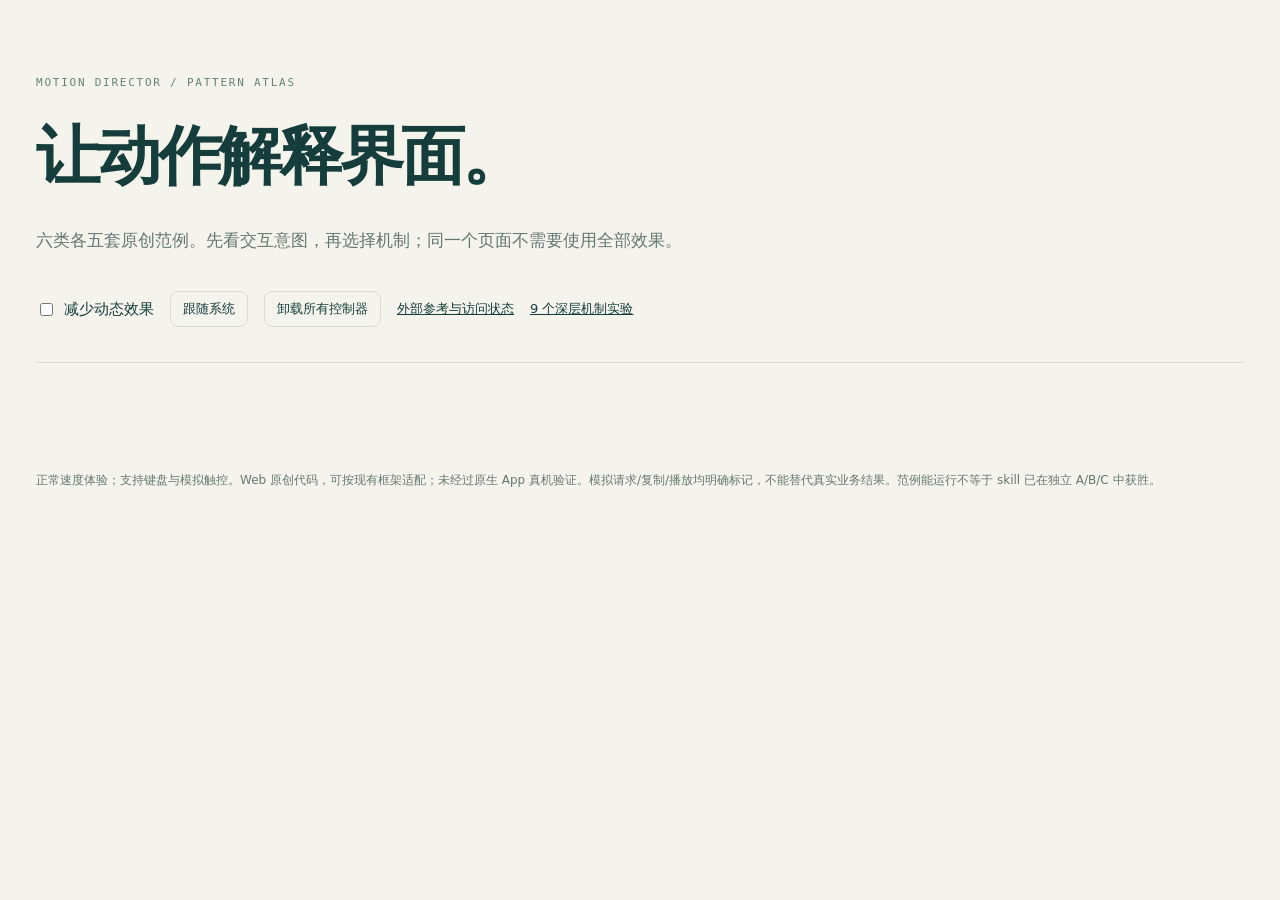
<file: index.html>
<!doctype html>
<html lang="zh-CN">
<head>
  <meta charset="utf-8">
  <meta name="viewport" content="width=device-width, initial-scale=1">
  <meta http-equiv="refresh" content="0; url=assets/gallery/index.html">
  <title>Motion Director 1.0 · 在线示例</title>
  <link rel="canonical" href="https://sukyn3d.github.io/motion-director/assets/gallery/index.html">
</head>
<body>
  <p><a href="assets/gallery/index.html">打开 Motion Director 1.0 在线交互展厅</a></p>
</body>
</html>
</file>
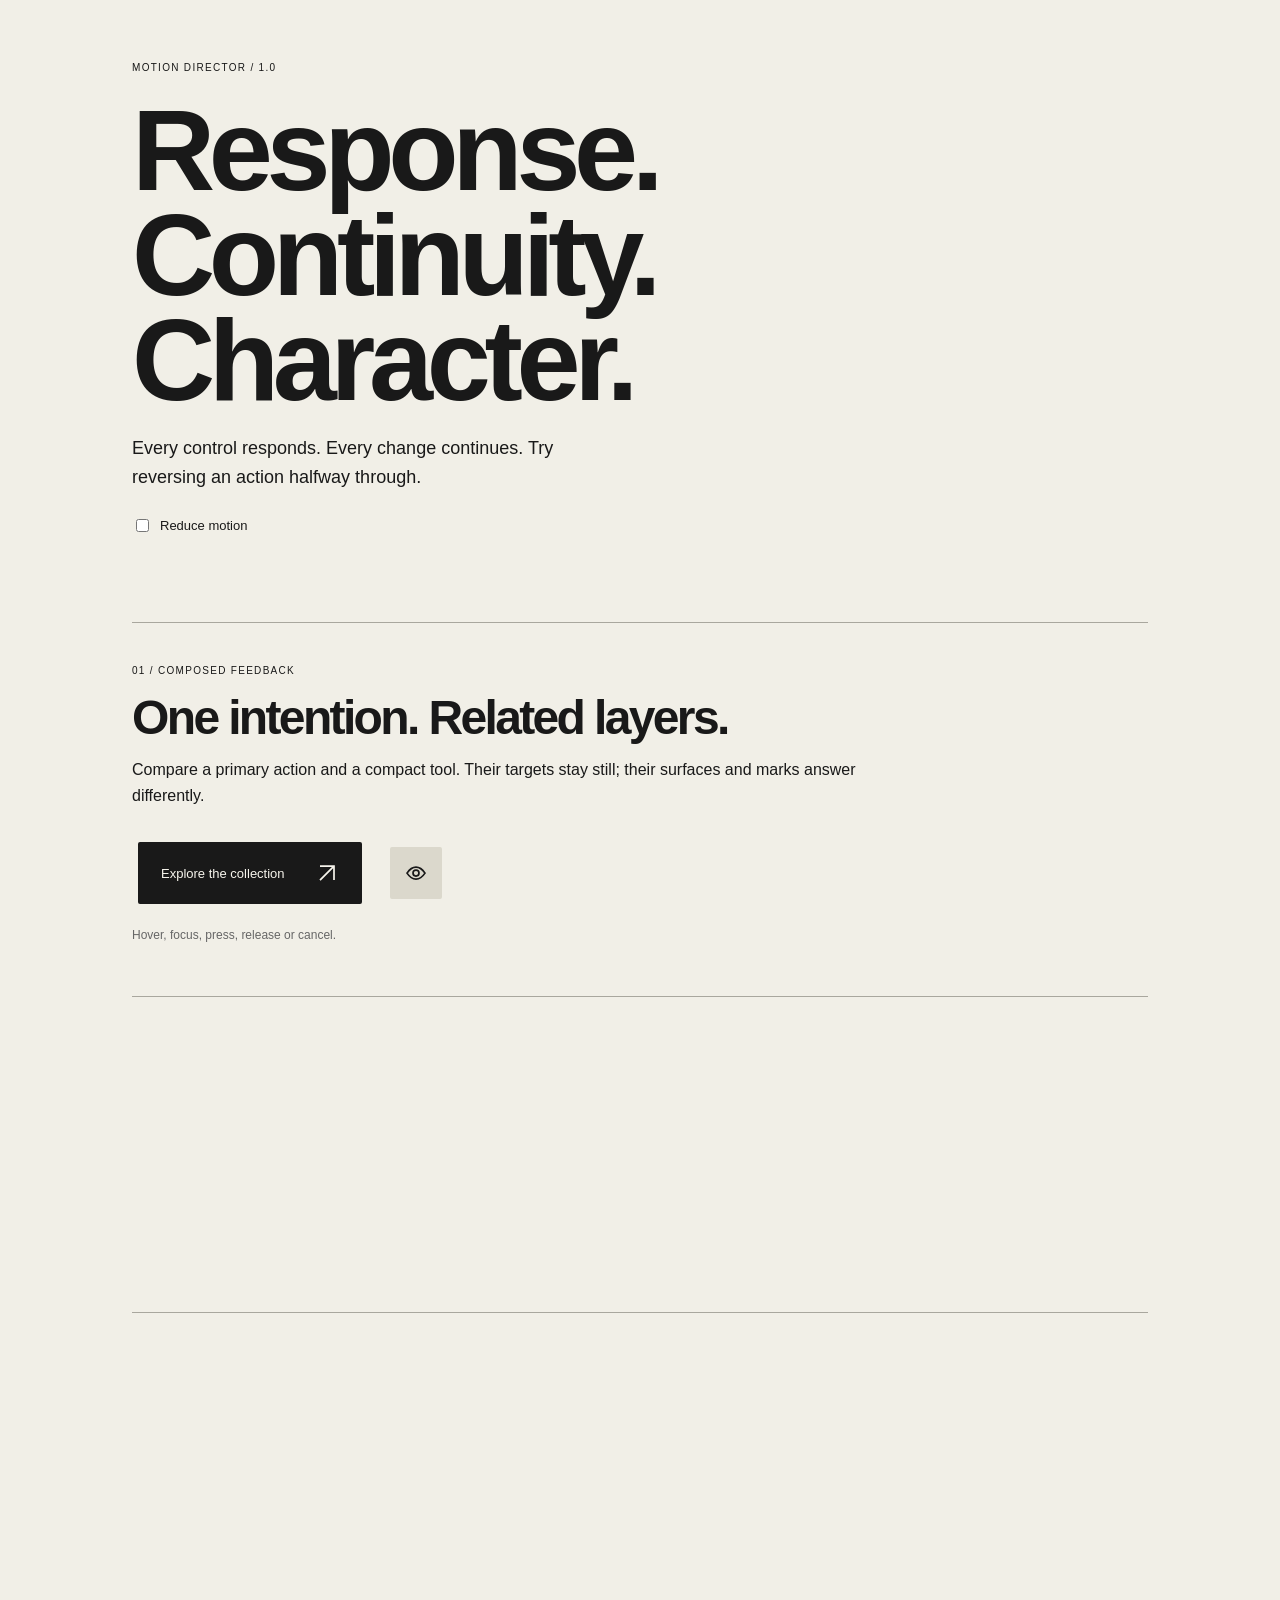
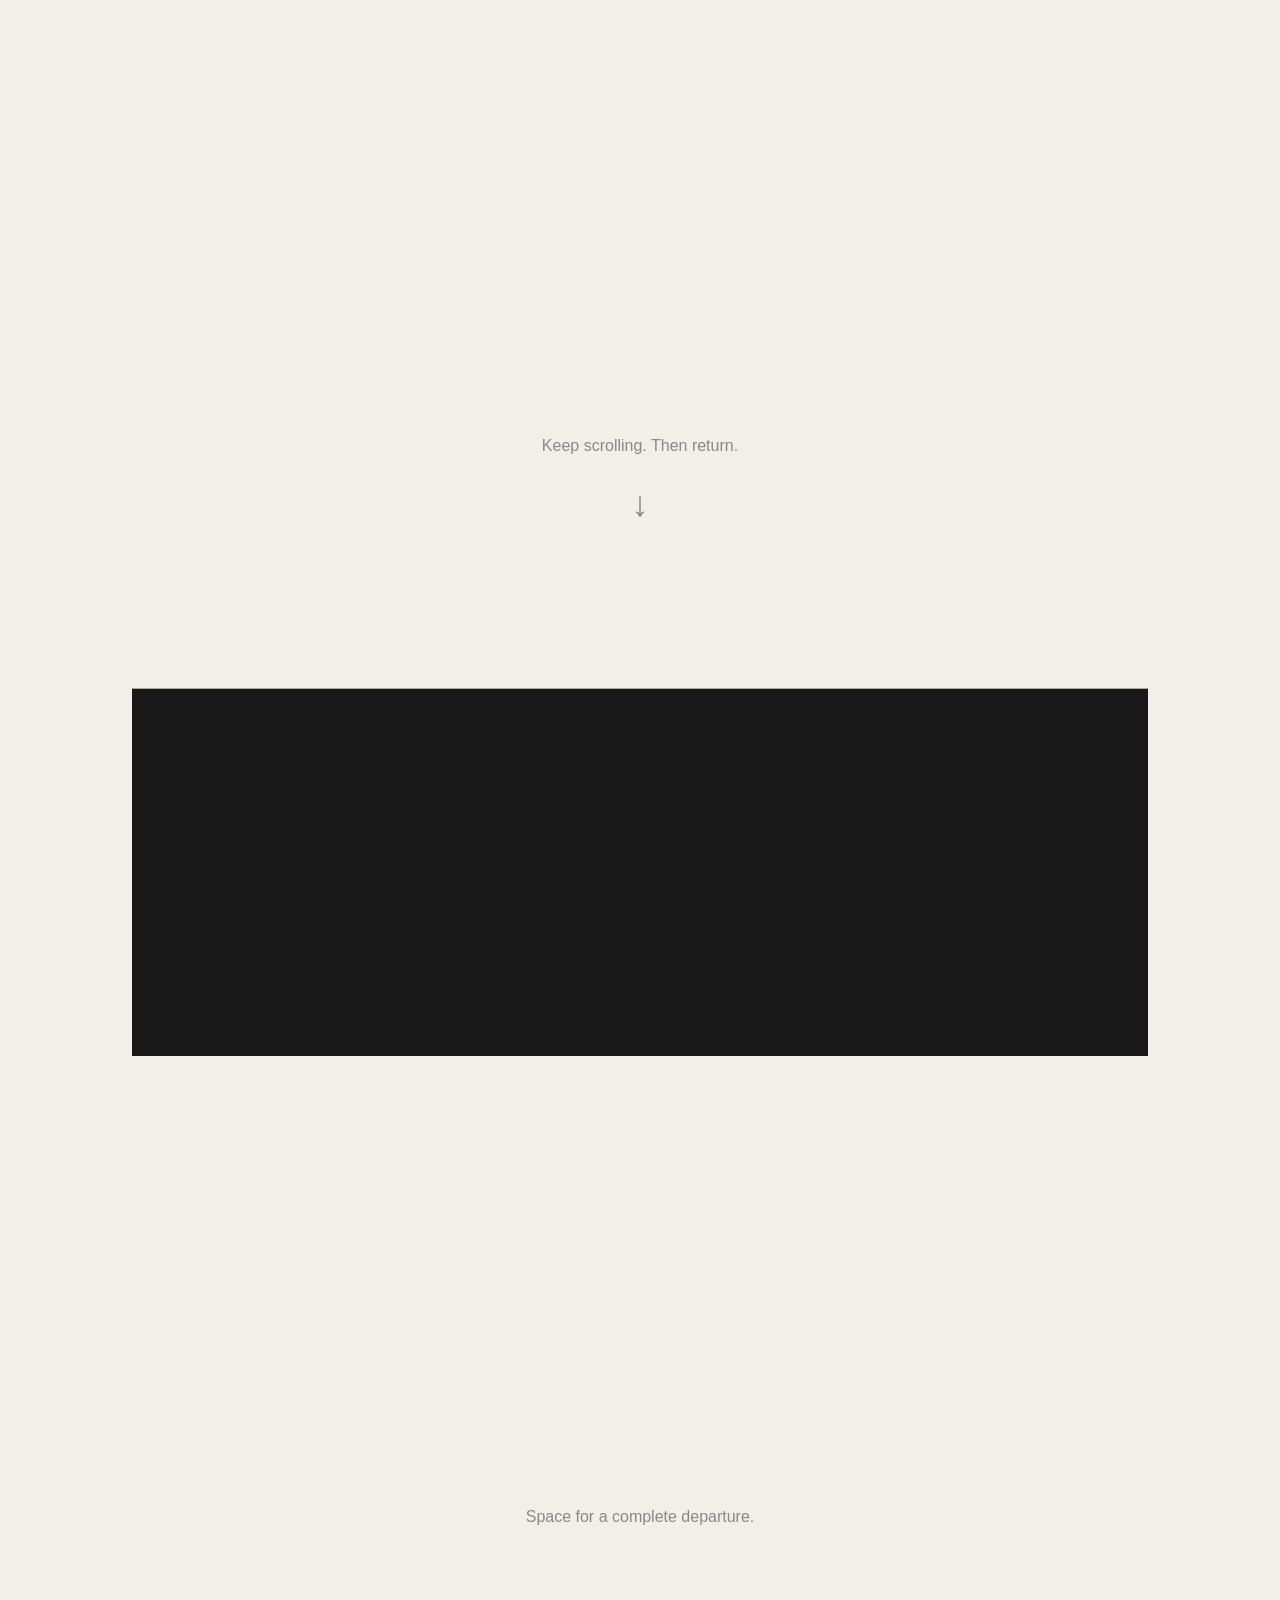
<file: assets/craft/index.html>
<!doctype html><html lang="en"><head><meta charset="utf-8"><meta name="viewport" content="width=device-width,initial-scale=1"><title>Motion Director 1.0 · Continuous craft</title><link rel="stylesheet" href="craft.css"></head><body>
<main>
<header data-scroll-group><div data-scroll-layer><p class="kicker">MOTION DIRECTOR / 1.0</p><h1>Response.<br>Continuity.<br>Character.</h1><p class="intro">Every control responds. Every change continues. Try reversing an action halfway through.</p><label class="preference"><input id="reduce" type="checkbox"> Reduce motion</label><p id="system-preference" class="note" role="status"></p></div></header>
<section class="panel" data-scroll-group id="composition"><div data-scroll-layer><p class="kicker">01 / COMPOSED FEEDBACK</p><h2>One intention. Related layers.</h2><p>Compare a primary action and a compact tool. Their targets stay still; their surfaces and marks answer differently.</p>
<div class="actions"><button id="primary" class="composite primary"><span data-surface><span data-reveal></span><span class="button-content">Explore the collection <svg data-mark viewBox="0 0 24 24" aria-hidden="true"><path d="M5 19 19 5M5 5h14v14"/></svg></span></span></button><button id="compact" class="composite compact" aria-label="Preview collection"><span data-surface><span data-reveal></span><span class="button-content"><svg data-mark viewBox="0 0 24 24" aria-hidden="true"><path d="M3 12s4-6 9-6 9 6 9 6-4 6-9 6-9-6-9-6Z"/><circle cx="12" cy="12" r="3"/></svg></span></span></button></div><p id="action-status" class="note" role="status">Hover, focus, press, release or cancel.</p></div></section>
<section class="panel" data-scroll-group id="state"><div data-scroll-layer><p class="kicker">02 / SAME CONTROL, NEW STATE</p><h2>Change direction, without a restart.</h2><p>Rapidly save and unsave. The position, color and existing check shape continue from their current presentation.</p><button id="save" class="state-control" aria-pressed="false"><span data-state-track><span data-thumb></span></span><span data-state-label>Save to collection</span><svg data-check viewBox="0 0 24 24" aria-hidden="true"><path d="m4 12 5 5 11-11"/></svg></button></div></section>
<section class="panel" data-scroll-group id="material"><div data-scroll-layer><p class="kicker">03 / CONTACT, MATERIAL, RELEASE</p><h2>A soft object carries momentum.</h2><p>Drag slowly, shake quickly, release, then grab again. Its center follows your hand; the material responds to speed and direction.</p><div class="soft-stage" id="soft-stage"><span class="crosshair" aria-hidden="true">+</span><button id="soft-object" class="soft-object" aria-label="Soft object. Drag or use arrow keys; Home resets."><span data-skin><span aria-hidden="true">↔</span></span></button></div><p class="note">Bounded two-dimensional material approximation. It is not a fluid simulation.</p></div></section>
<div class="reading-gap"><p>Keep scrolling. Then return.</p><span aria-hidden="true">↓</span></div>
<section class="panel scroll-example" id="scroll-example" data-scroll-group><div data-scroll-layer><p class="kicker">04 / ENTER, LEAVE, RETURN</p><h2>The story stays intact.</h2><p>This group enters and leaves at the viewport edges, in both directions. Focused or held controls remain readable.</p><button id="scroll-action" class="composite primary"><span data-surface><span data-reveal></span><span class="button-content">Keep this moment <svg data-mark viewBox="0 0 24 24" aria-hidden="true"><path d="M12 4v16M4 12h16"/></svg></span></span></button><p id="moment-status" class="note" role="status">This content remains in the document.</p></div></section>
<div class="reading-gap lower"><p>Space for a complete departure.</p></div><footer data-scroll-group><div data-scroll-layer><p>Motion Director 1.0 · Original illustrative interactions</p><p>Normal speed. Native Web APIs. Keyboard and touch paths included.</p></div></footer>
</main><script type="module" src="craft.mjs"></script></body></html>
</file>
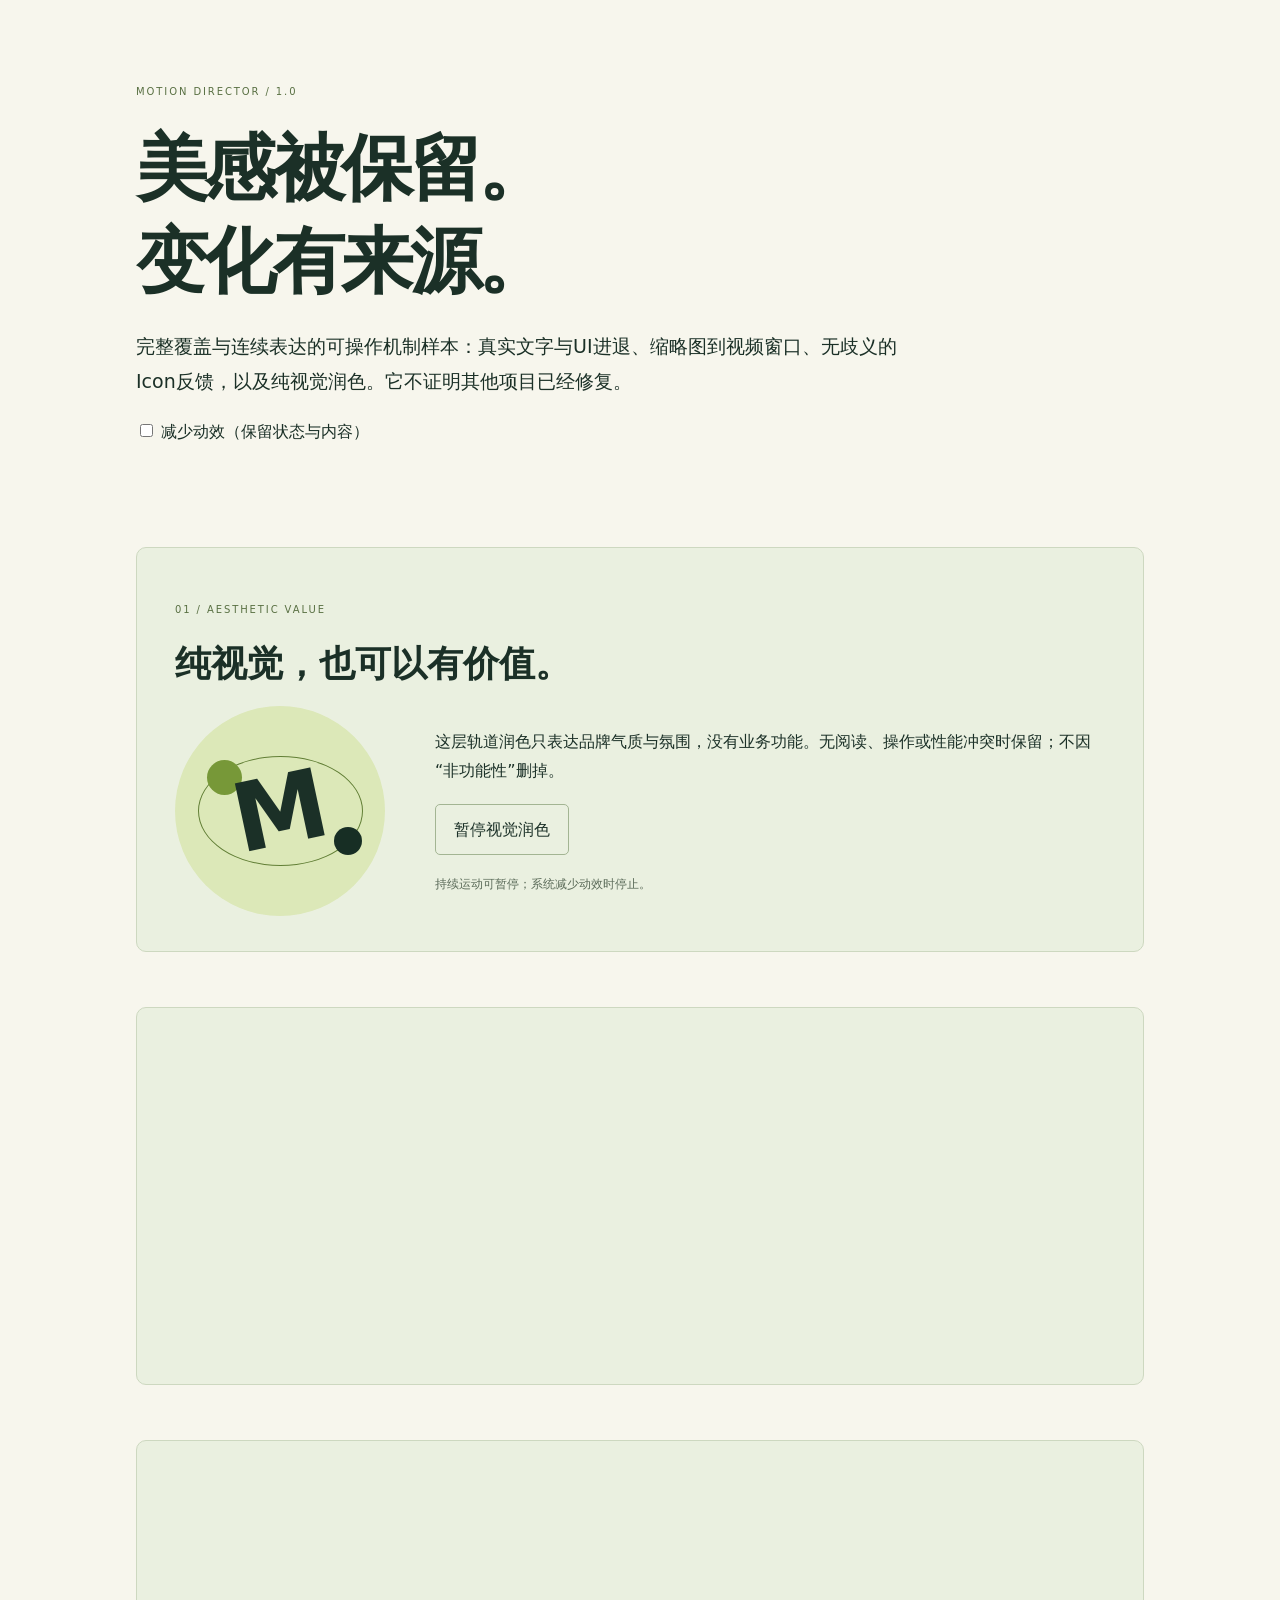
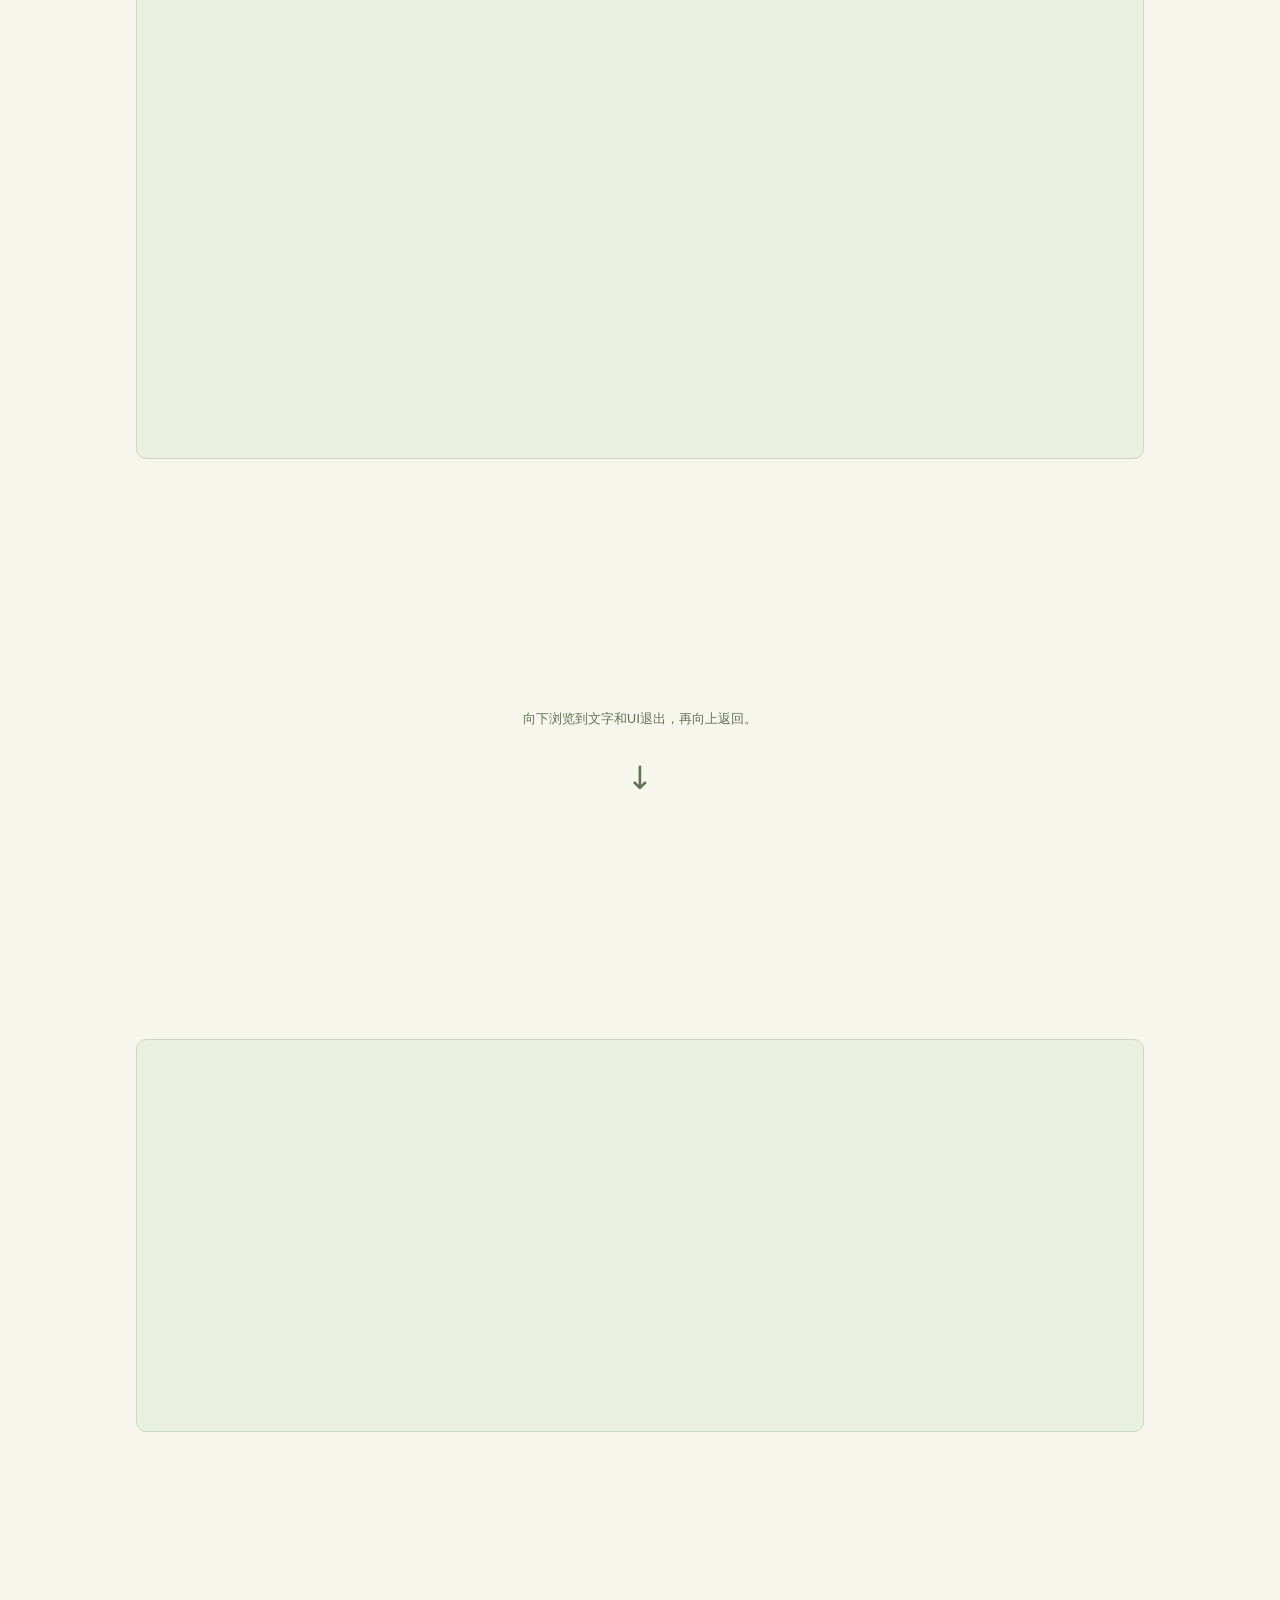
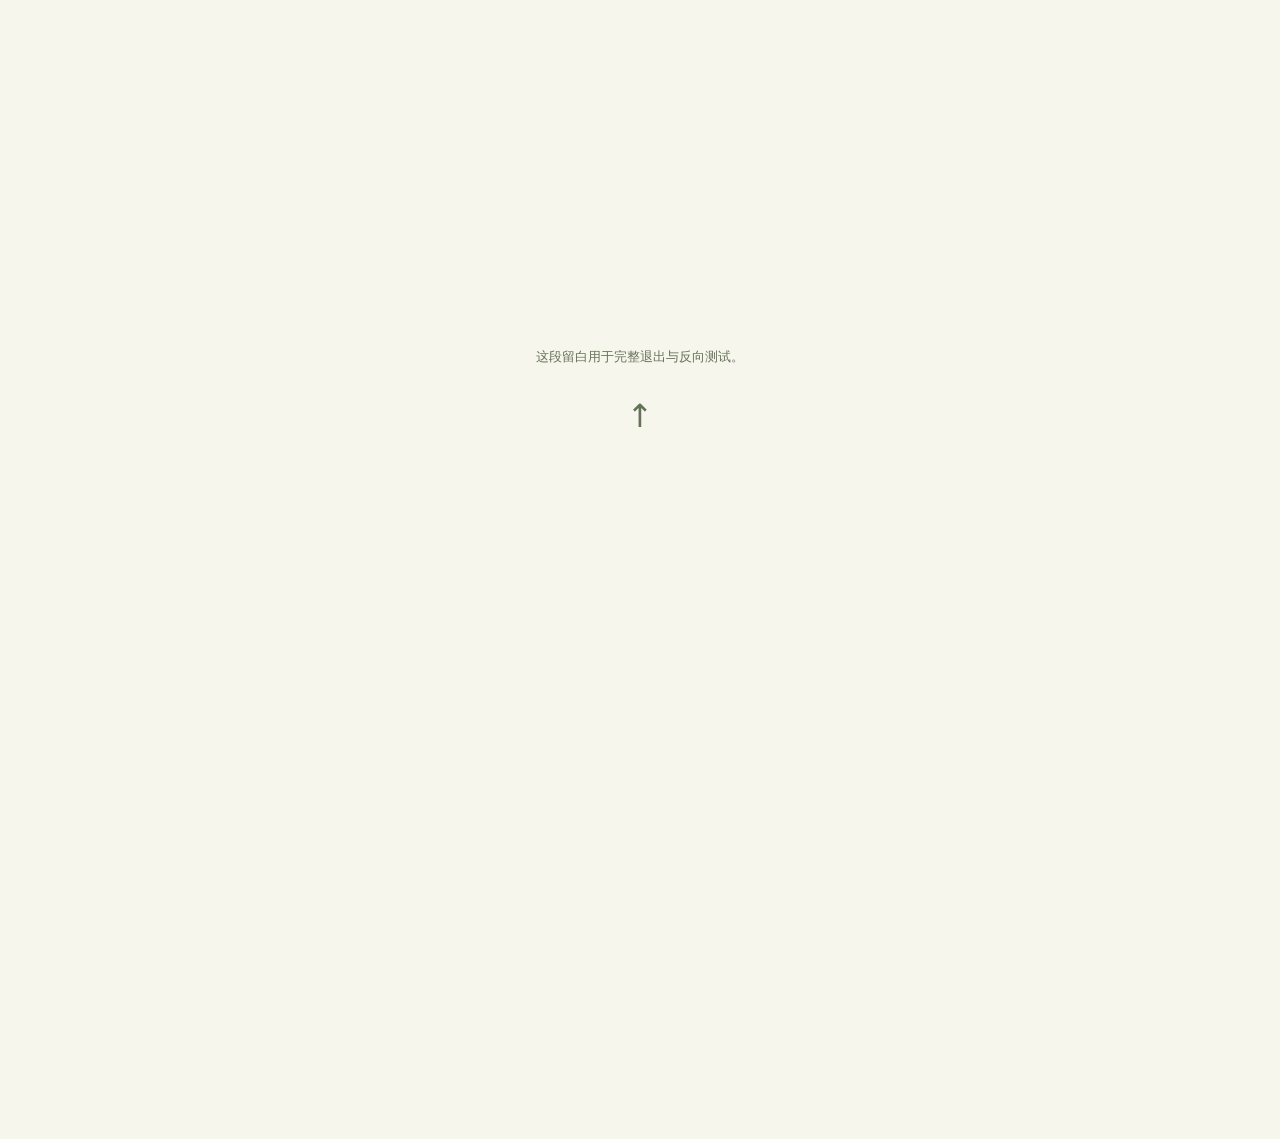
<file: assets/experience/index.html>
<!doctype html><html lang="zh-CN"><head><meta charset="utf-8"><meta name="viewport" content="width=device-width,initial-scale=1"><title>Motion Director 1.0 · 交互体验实验</title><link rel="stylesheet" href="experience.css"></head><body><main>
<header data-group id="intro"><div data-scroll-layer><div data-entry><p class="eyebrow">MOTION DIRECTOR / 1.0</p><h1>美感被保留。<br>变化有来源。</h1><p class="lead">完整覆盖与连续表达的可操作机制样本：真实文字与UI进退、缩略图到视频窗口、无歧义的Icon反馈，以及纯视觉润色。它不证明其他项目已经修复。</p><label><input id="reduce" type="checkbox"> 减少动效（保留状态与内容）</label><noscript><p>JavaScript 未启用；内容可读，视频链接可直接打开本地视频。</p></noscript></div></div></header>
<section data-group id="beauty"><div data-scroll-layer><div data-entry><p class="eyebrow">01 / AESTHETIC VALUE</p><h2>纯视觉，也可以有价值。</h2><div class="beauty-layout"><div class="ornament" aria-hidden="true"><div class="orbital"><span></span><i></i></div><b>M</b></div><div><p>这层轨道润色只表达品牌气质与氛围，没有业务功能。无阅读、操作或性能冲突时保留；不因“非功能性”删掉。</p><button id="pause-art" type="button" aria-pressed="false">暂停视觉润色</button><p class="note">持续运动可暂停；系统减少动效时停止。</p></div></div></div></div></section>
<section data-group id="icons"><div data-scroll-layer><div data-entry><p class="eyebrow">02 / MEANING BEFORE EFFECTS</p><h2>加号还是加号，播放仍指向播放。</h2><p>分别悬停、用Tab聚焦、按下。透明控件采用局部缩放与颜色反馈，没有新增底板，也不旋转语义图形。</p><div class="icon-row"><button id="add" class="plain-icon" type="button" aria-label="新增示例项目"><span><svg viewBox="0 0 24 24" aria-hidden="true"><path d="M12 4v16M4 12h16"/></svg></span><em>新增</em></button><button id="play-action" class="plain-icon" type="button" aria-label="播放示例预览提示"><span><svg viewBox="0 0 24 24" aria-hidden="true"><path d="m7 4 13 8-13 8Z"/></svg></span><em>播放提示</em></button></div><p id="icon-status" role="status">等待操作；第二个控件只显示预览提示，下方可播放实际视频。</p></div></div></section>
<section data-group id="media"><div data-scroll-layer><div data-entry><p class="eyebrow">03 / SOURCE → WINDOW → SOURCE</p><h2>视频窗口来自这张缩略图。</h2><p>点击打开，再尽快关闭；可重复打开。窗口从同源图像的位置展开，背景与内容分轨；Escape关闭，返回原链接焦点。</p><a id="video-open" class="thumbnail" href="sample.webm" aria-haspopup="dialog" aria-controls="viewer"><img src="poster.svg" alt="绿色圆环与黑色矩形组成的抽象动效视频缩略图"><span class="thumb-play" aria-hidden="true">▶</span><span class="thumb-label">播放本地动效短片 · 约4秒</span></a><p class="note">本地自主生成的无声视频，真实video元素与播放/暂停控件，界面全程没有进度条。关闭立即暂停；来源移走时采用短退出，不飞向旧坐标。</p></div></div></section>
<div class="space"><p>向下浏览到文字和UI退出，再向上返回。</p><span aria-hidden="true">↓</span></div>
<section data-group id="reading"><div data-scroll-layer><div data-entry><p class="eyebrow">04 / REAL TEXT &amp; UI</p><h2 id="reading-title">这一整组内容会进入、离开、重入。</h2><p id="reading-copy">标题、正文和按钮属于同一真实内容组。视口中央稳定阅读，接近上下边缘才低幅进退；返回时从当前可见关系接续。无JS与减少动效时保留静态完整内容。</p><button id="reading-action" type="button">记录这个段落</button><p id="reading-status" role="status">视口内聚焦或按住时保持可读；离屏后仍能完整退出与重入。</p></div></div></section>
<div class="space lower"><p>这段留白用于完整退出与反向测试。</p><span aria-hidden="true">↑</span></div>
<footer data-group id="end"><div data-scroll-layer><div data-entry><h2>保留美感，验证实际呈现。</h2><p>正常速度观察层级与气质；运行证据验证机制。五套设计依据继续并列，不能以范例通过替代真实产品验收。</p><a href="../craft/index.html">原完整交互实验 ↗</a> · <a href="../../references/experience-quality.md">表现与语义规则 ↗</a></div></div></footer>
</main><dialog id="viewer" aria-labelledby="viewer-title"><div class="backdrop" aria-hidden="true"></div><button id="close-video" type="button" autofocus aria-label="关闭视频窗口">关闭 ×</button><div id="video-frame"><video id="video" src="sample.webm" poster="poster.svg" playsinline preload="metadata"></video><img id="handoff-poster" src="poster.svg" alt="" aria-hidden="true"><span id="handoff-play" class="thumb-play" aria-hidden="true">▶</span><span id="handoff-label" class="thumb-label" aria-hidden="true">播放本地动效短片 · 约4秒</span></div><div id="video-copy"><h2 id="viewer-title">Motion study / 同源视频</h2><p id="media-status" role="status">可播放、暂停或重播；关闭立即暂停。</p><button id="media-toggle" type="button" aria-label="播放视频"><span class="media-symbols" aria-hidden="true"><span data-play>▶</span><span data-pause>Ⅱ</span></span><span id="media-toggle-label">播放视频</span></button></div></dialog><script type="module" src="experience.mjs"></script></body></html>
</file>
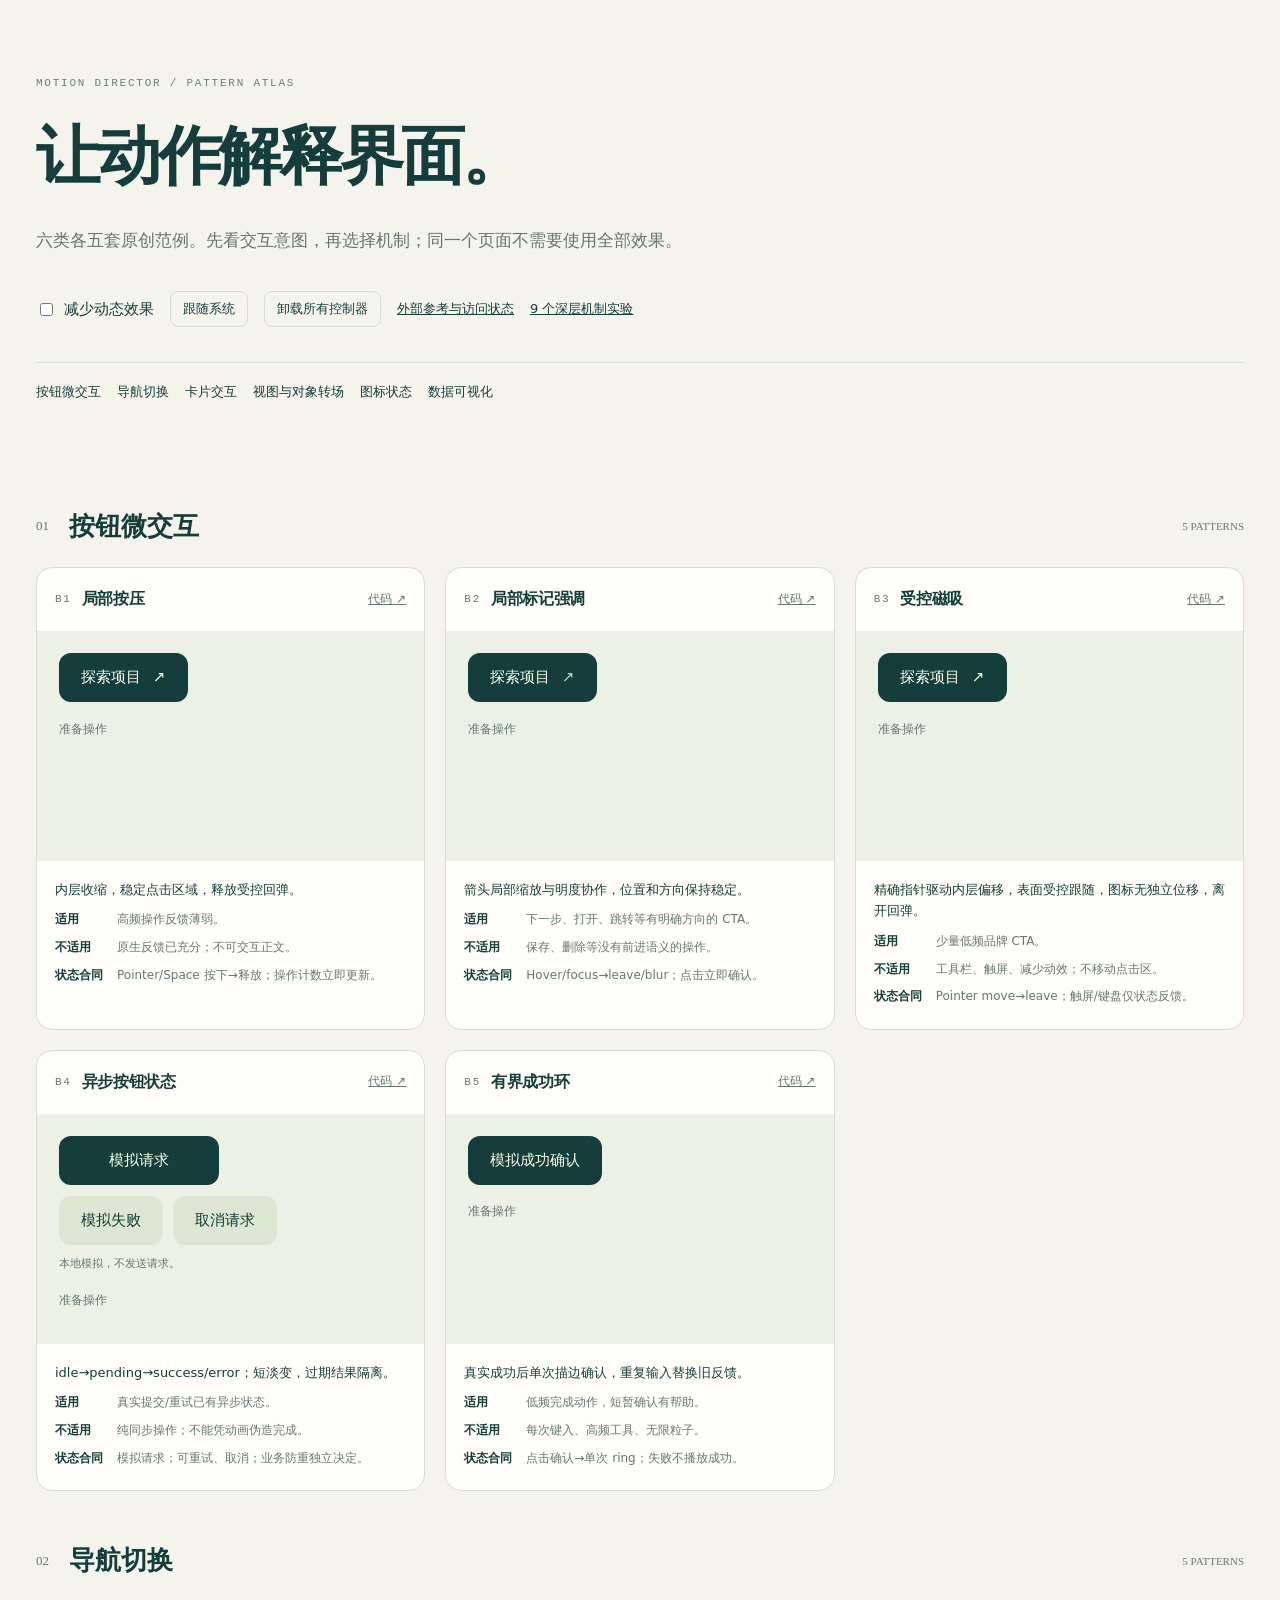
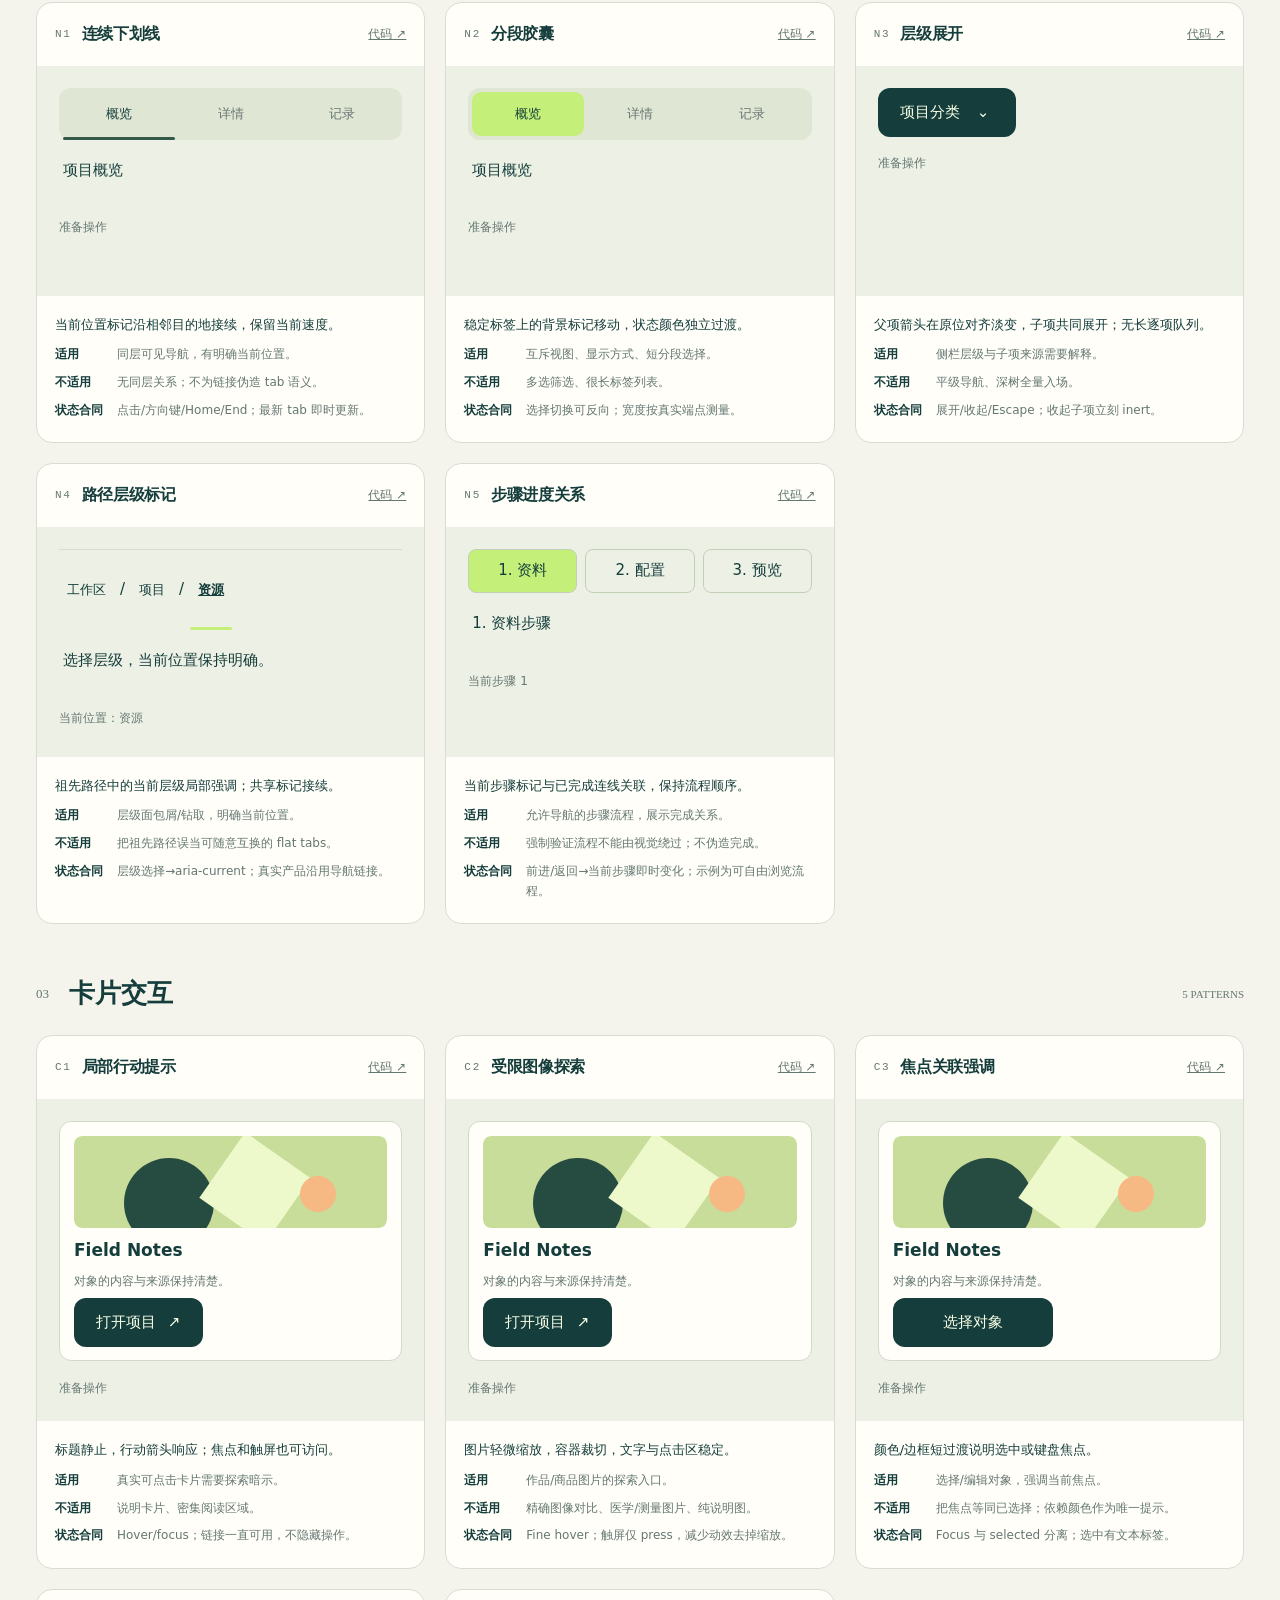
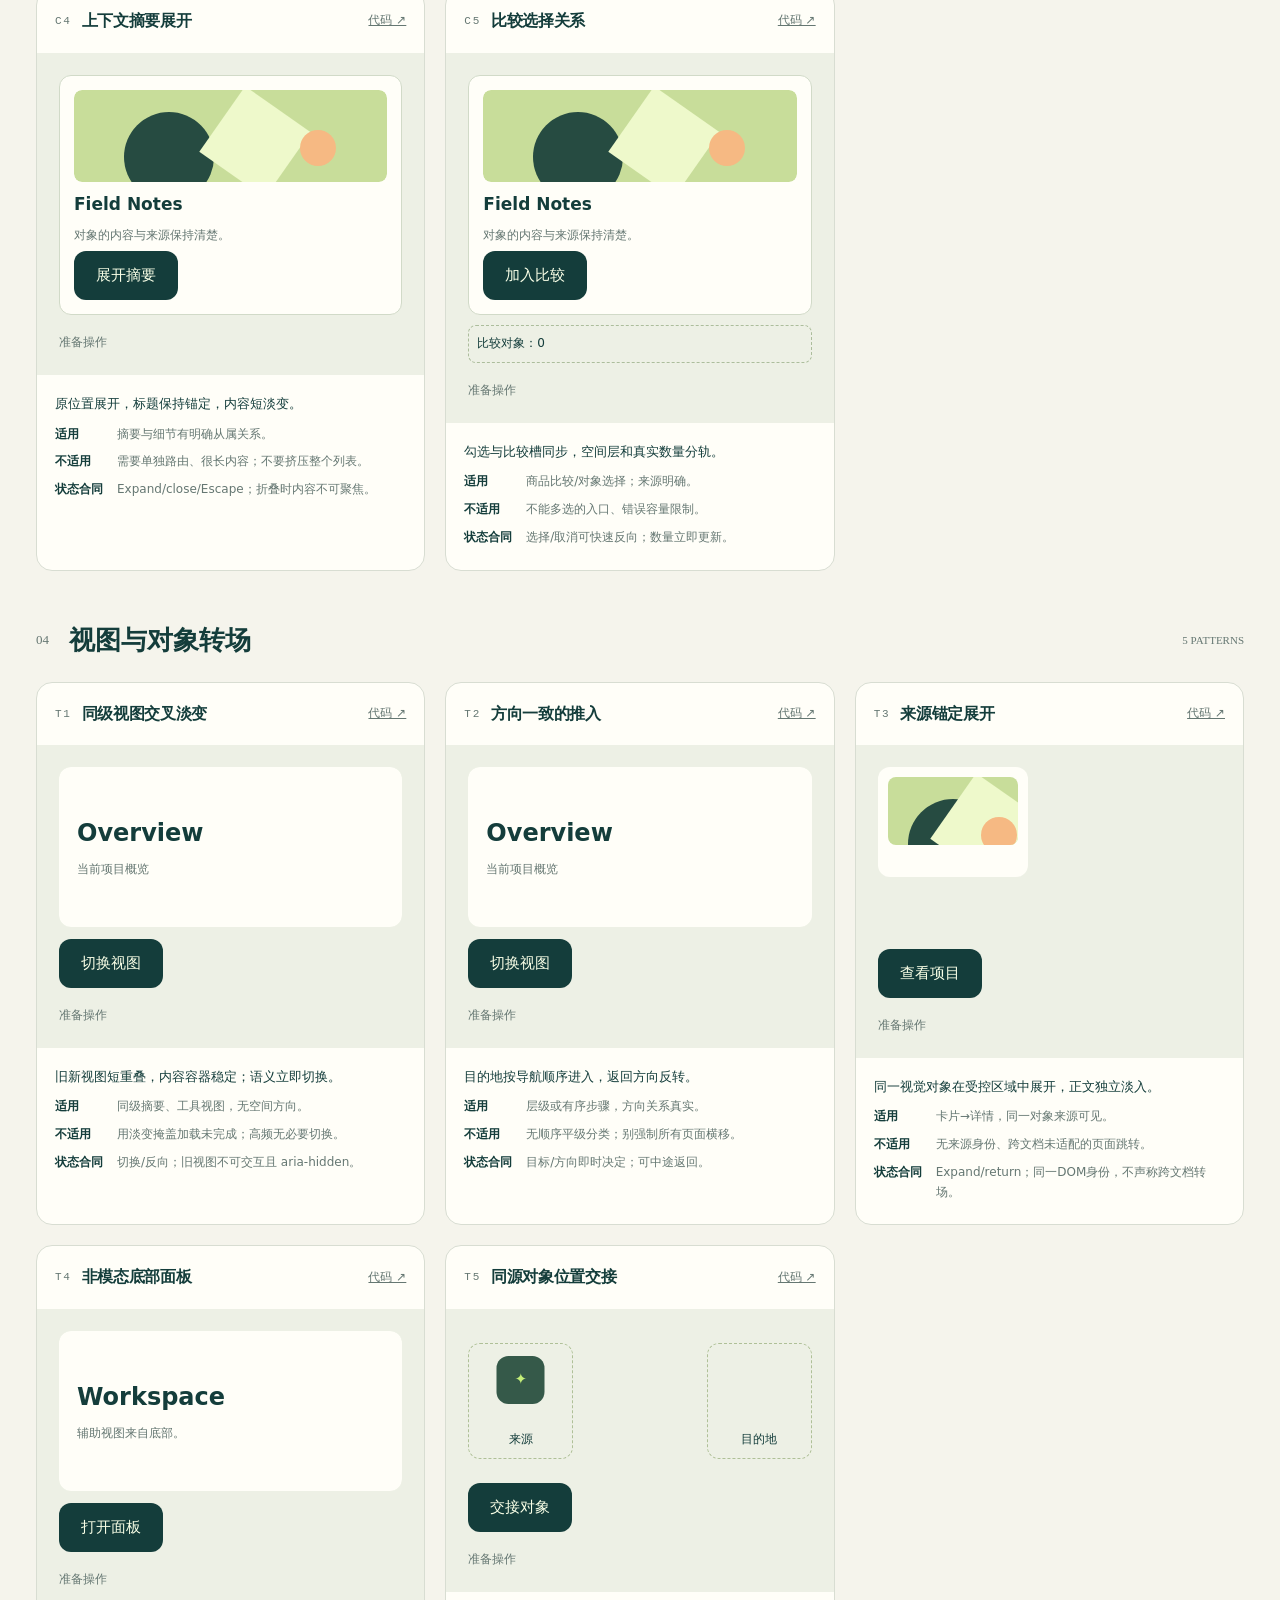
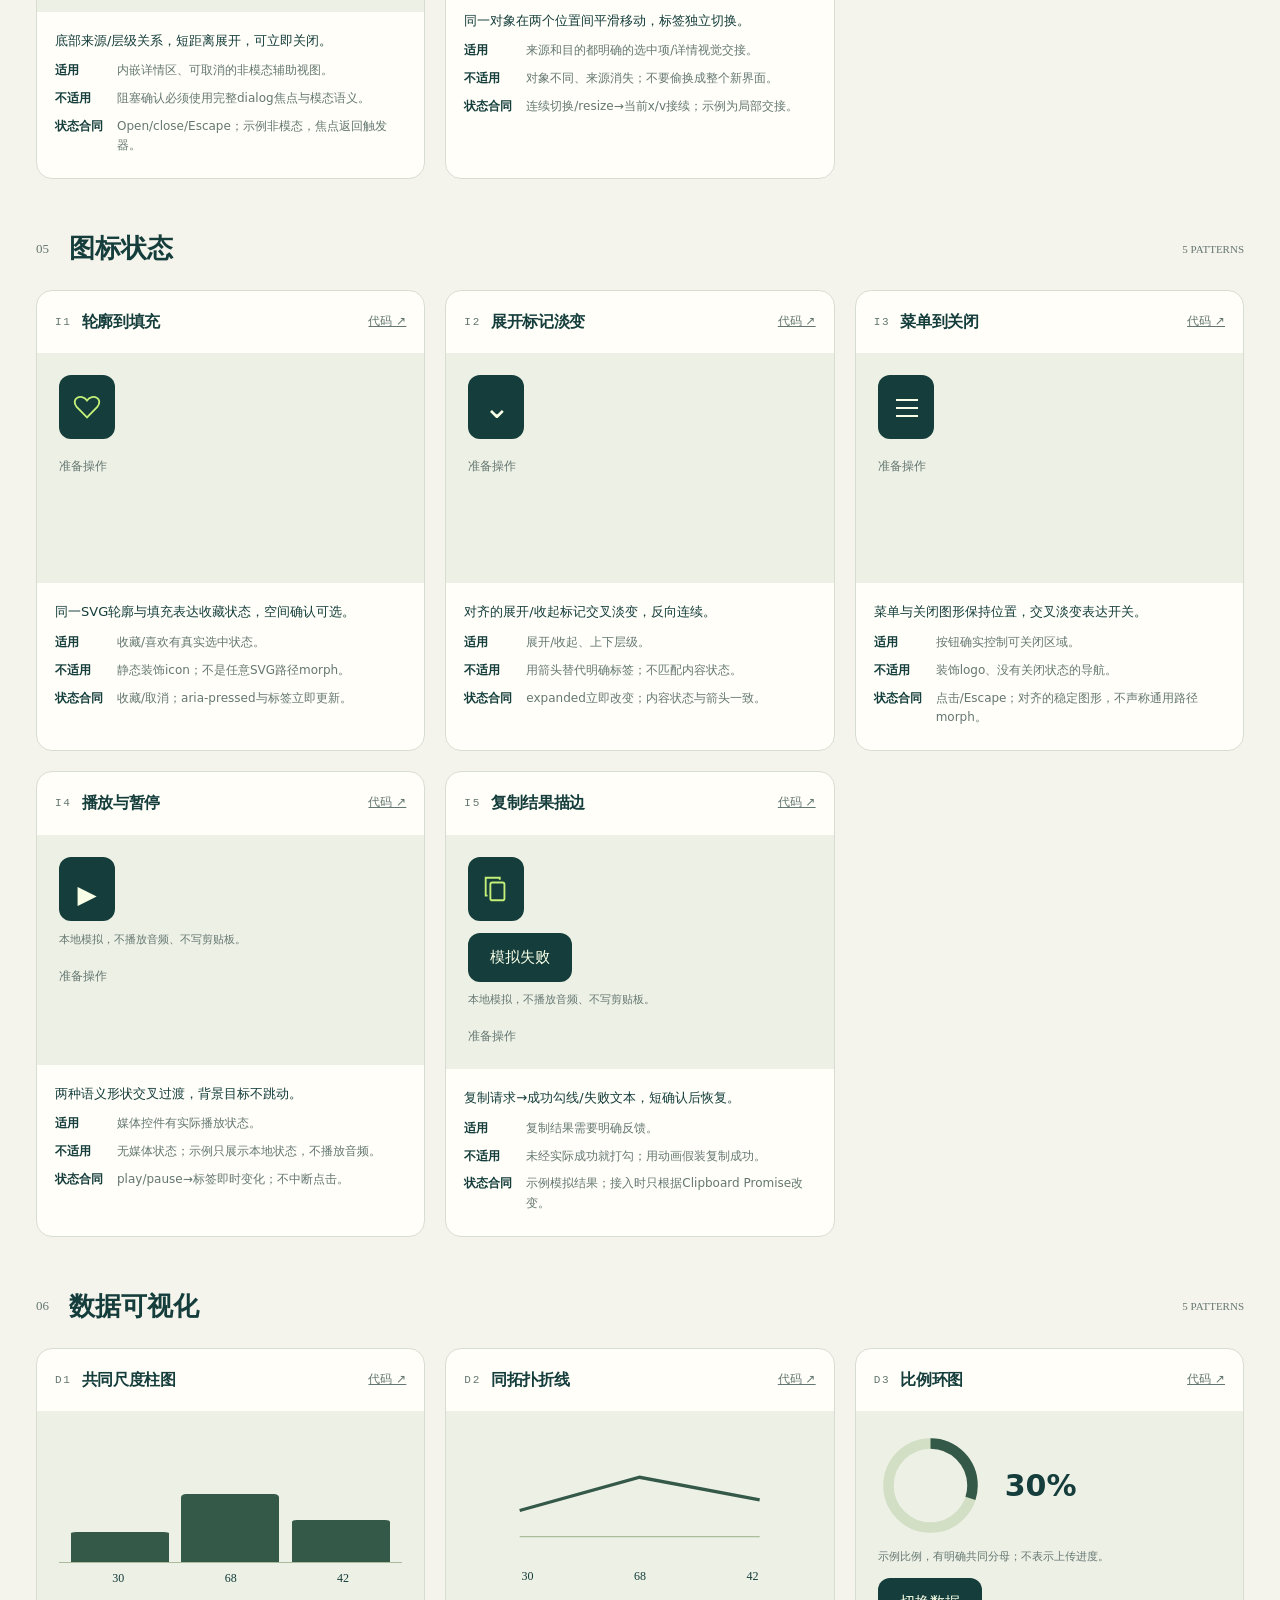
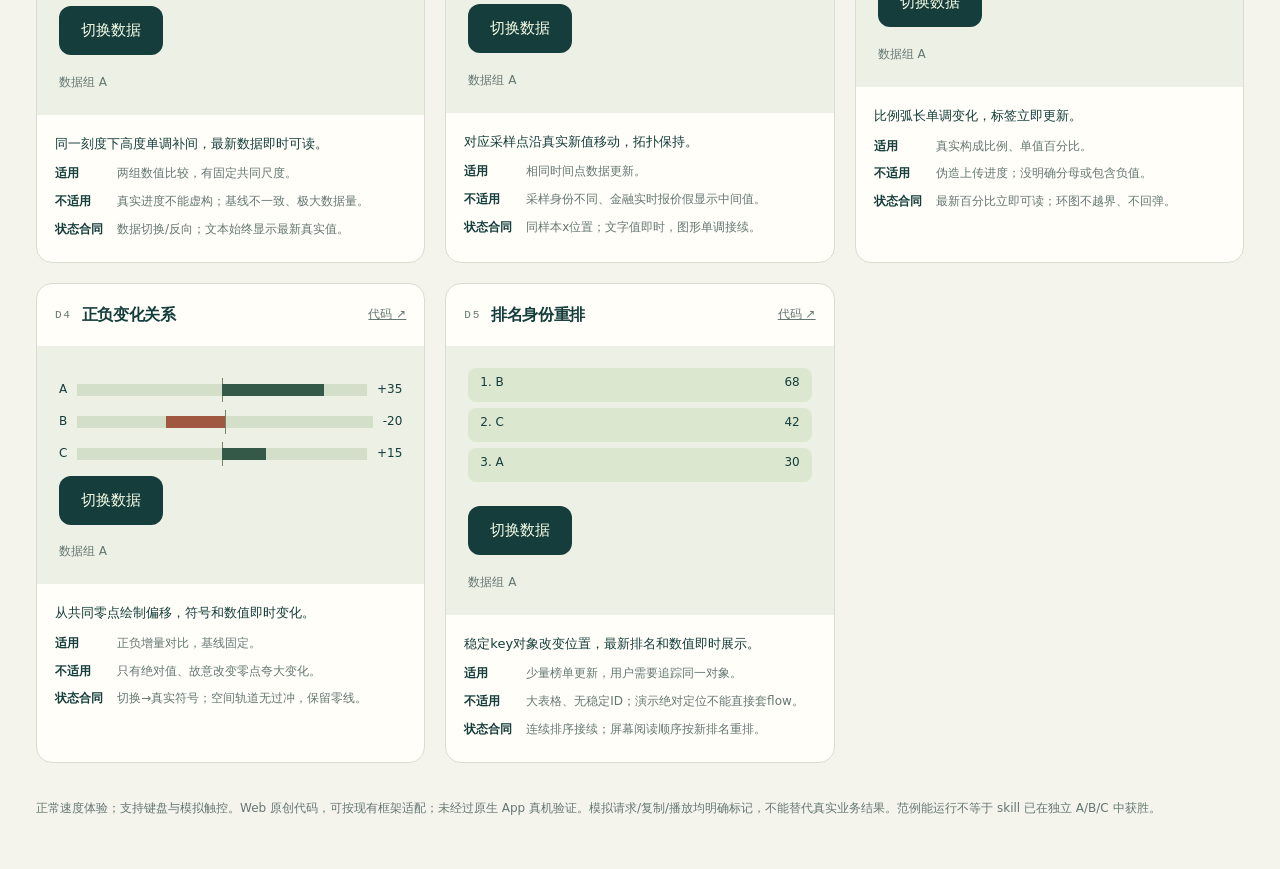
<file: assets/gallery/index.html>
<!doctype html><html lang="zh-CN"><head><meta charset="utf-8"><meta name="viewport" content="width=device-width,initial-scale=1"><title>Motion Director · 30 套可运行范例</title><link rel="stylesheet" href="gallery.css"></head>
<body><header><p class="eyebrow">MOTION DIRECTOR / PATTERN ATLAS</p><h1>让动作解释界面。</h1><p class="lead">六类各五套原创范例。先看交互意图，再选择机制；同一个页面不需要使用全部效果。</p><div class="toolbar"><label><input id="reduce" type="checkbox"> 减少动态效果</label><button id="system" type="button">跟随系统</button><button id="unmount" type="button">卸载所有控制器</button><a href="../../references/inspiration.md">外部参考与访问状态</a><a href="../lab/index.html">9 个深层机制实验</a></div><p id="lifecycle" role="status"></p><nav id="families" aria-label="范例类别"></nav></header>
<main id="gallery"></main><footer>正常速度体验；支持键盘与模拟触控。Web 原创代码，可按现有框架适配；未经过原生 App 真机验证。模拟请求/复制/播放均明确标记，不能替代真实业务结果。范例能运行不等于 skill 已在独立 A/B/C 中获胜。</footer><script type="module" src="gallery.mjs"></script></body></html>
</file>
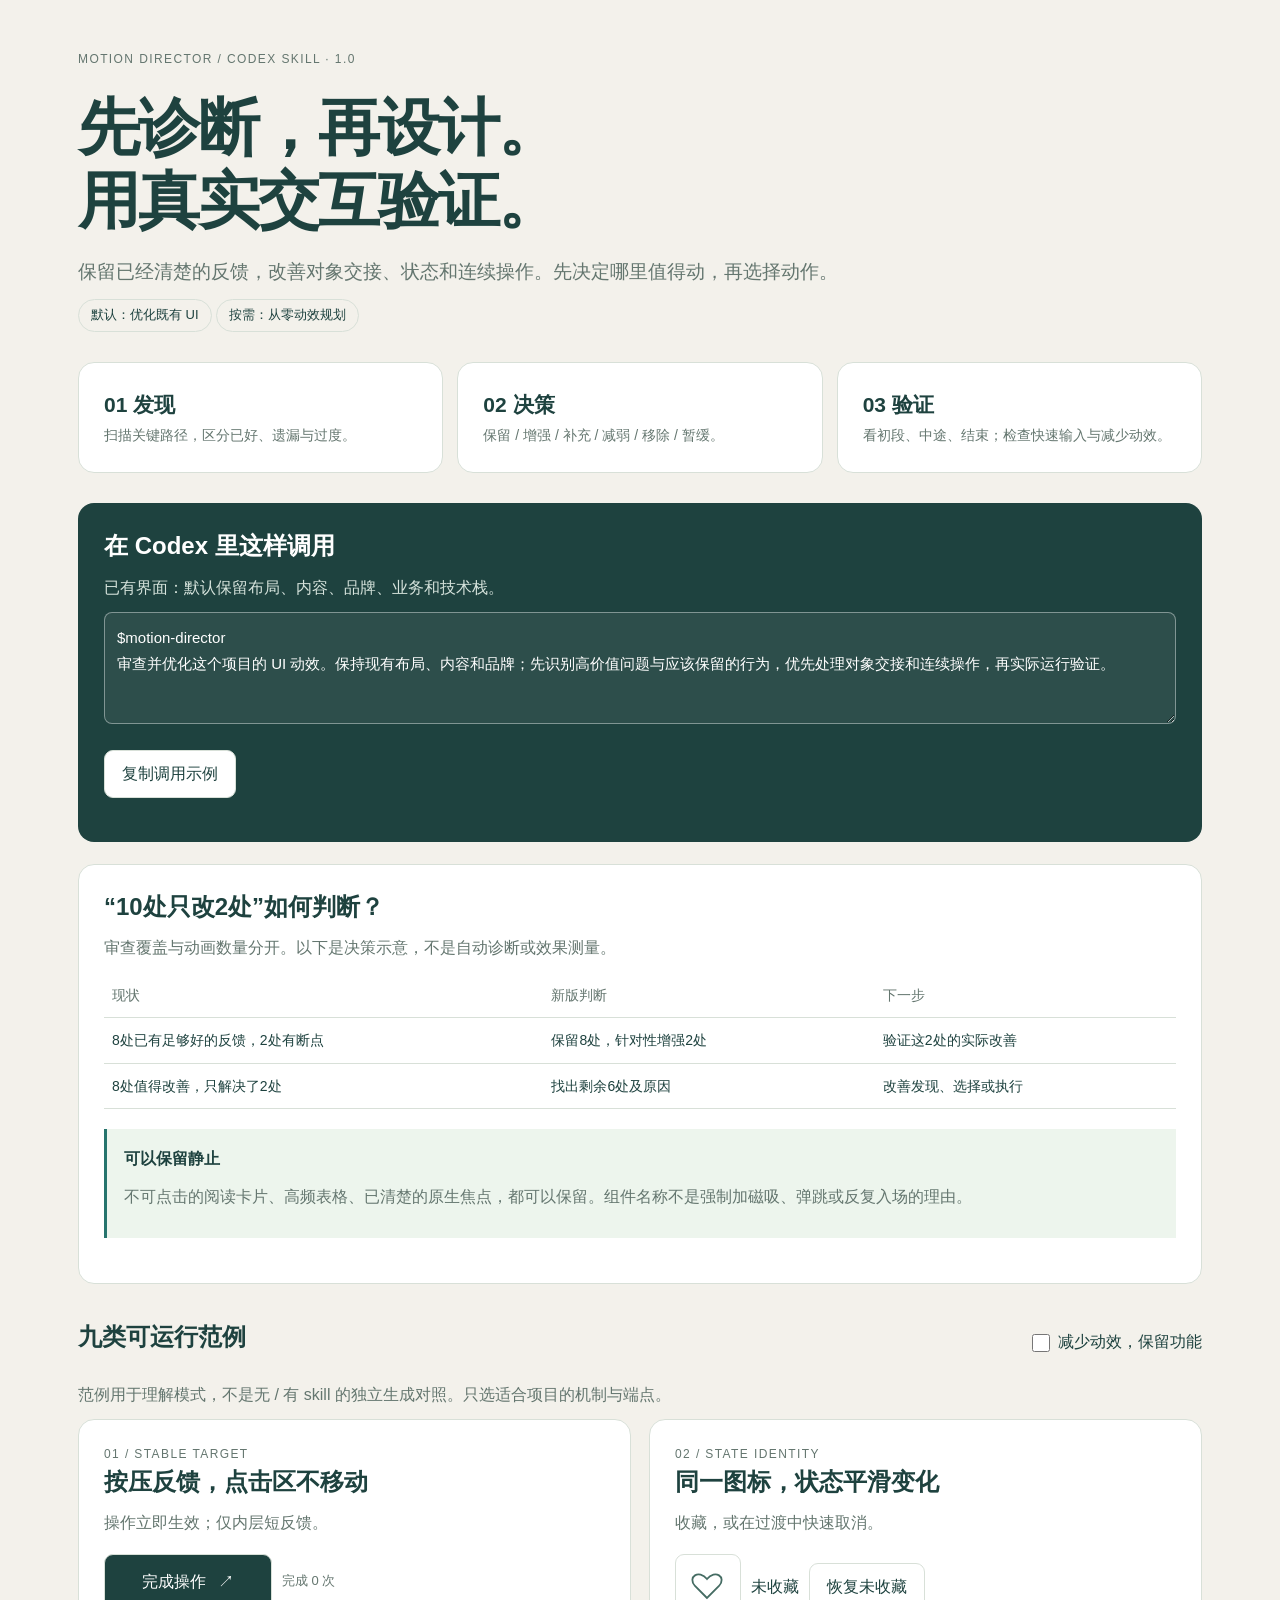
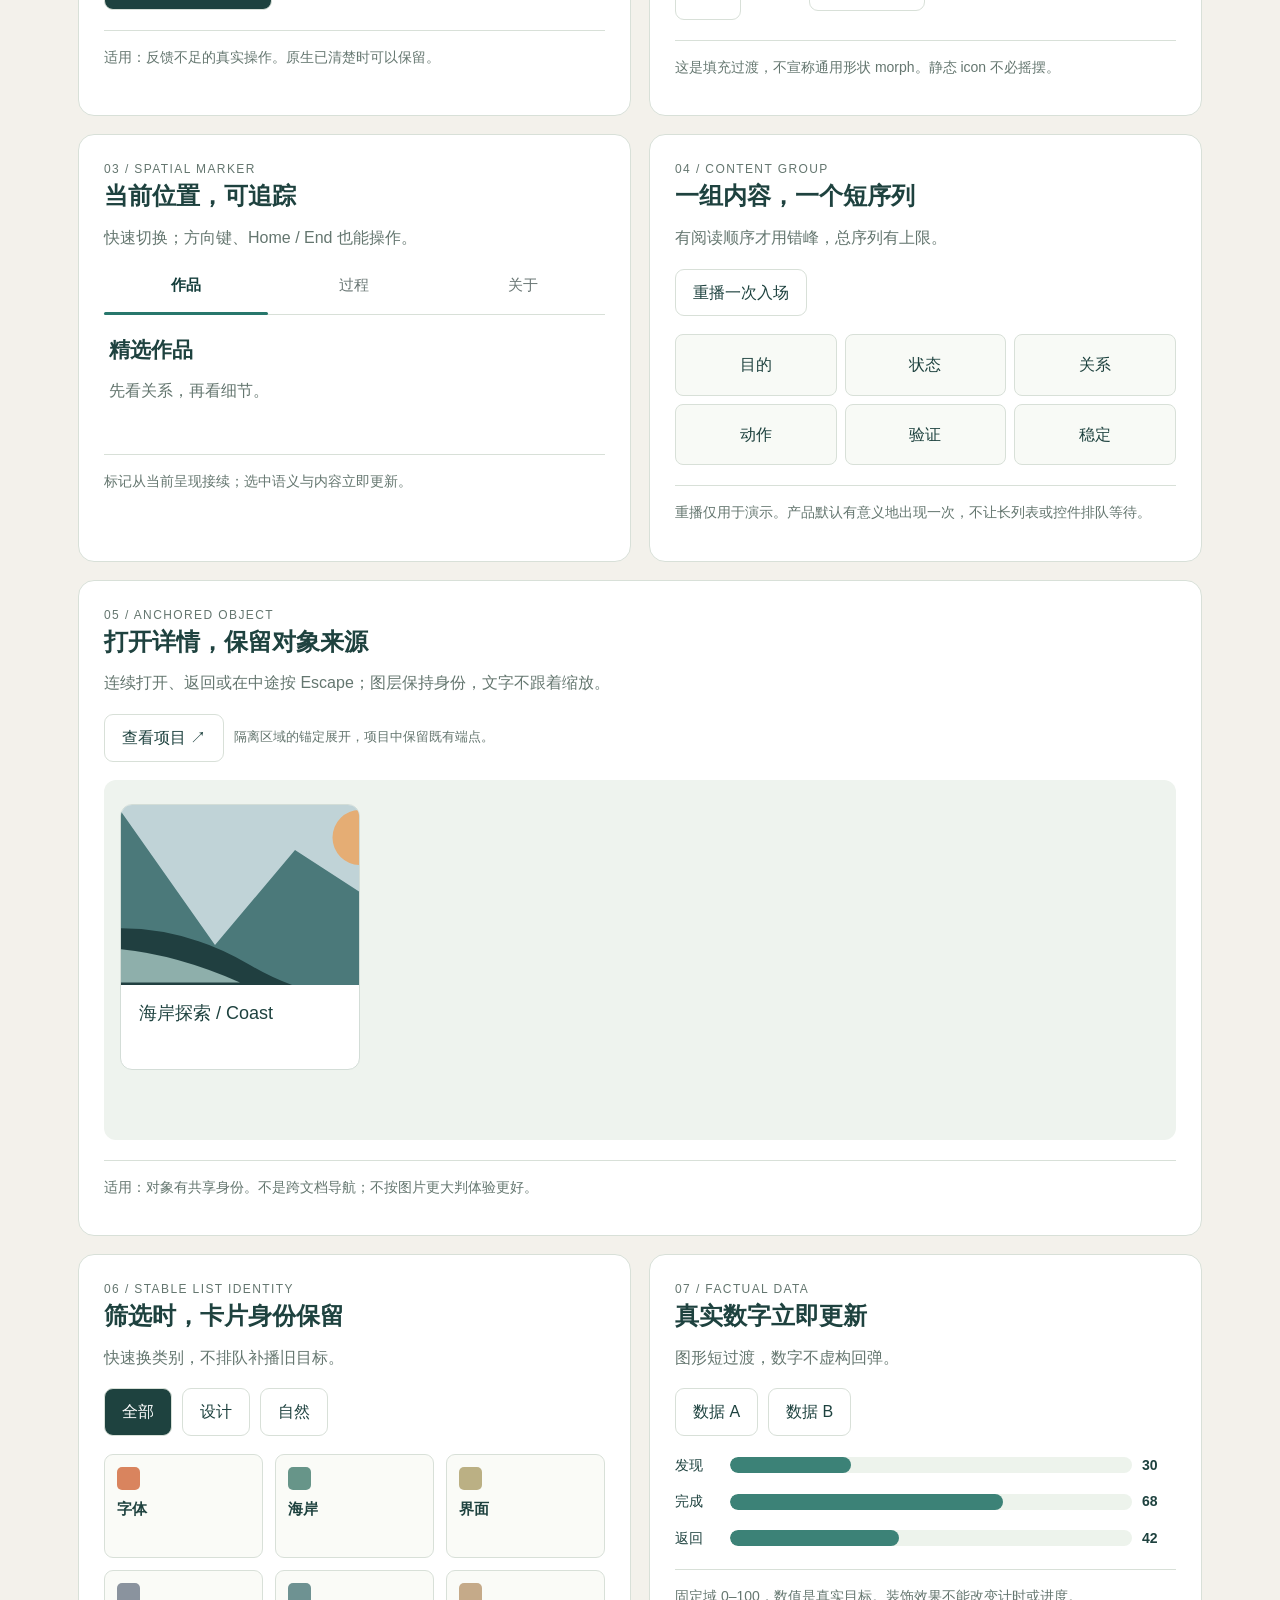
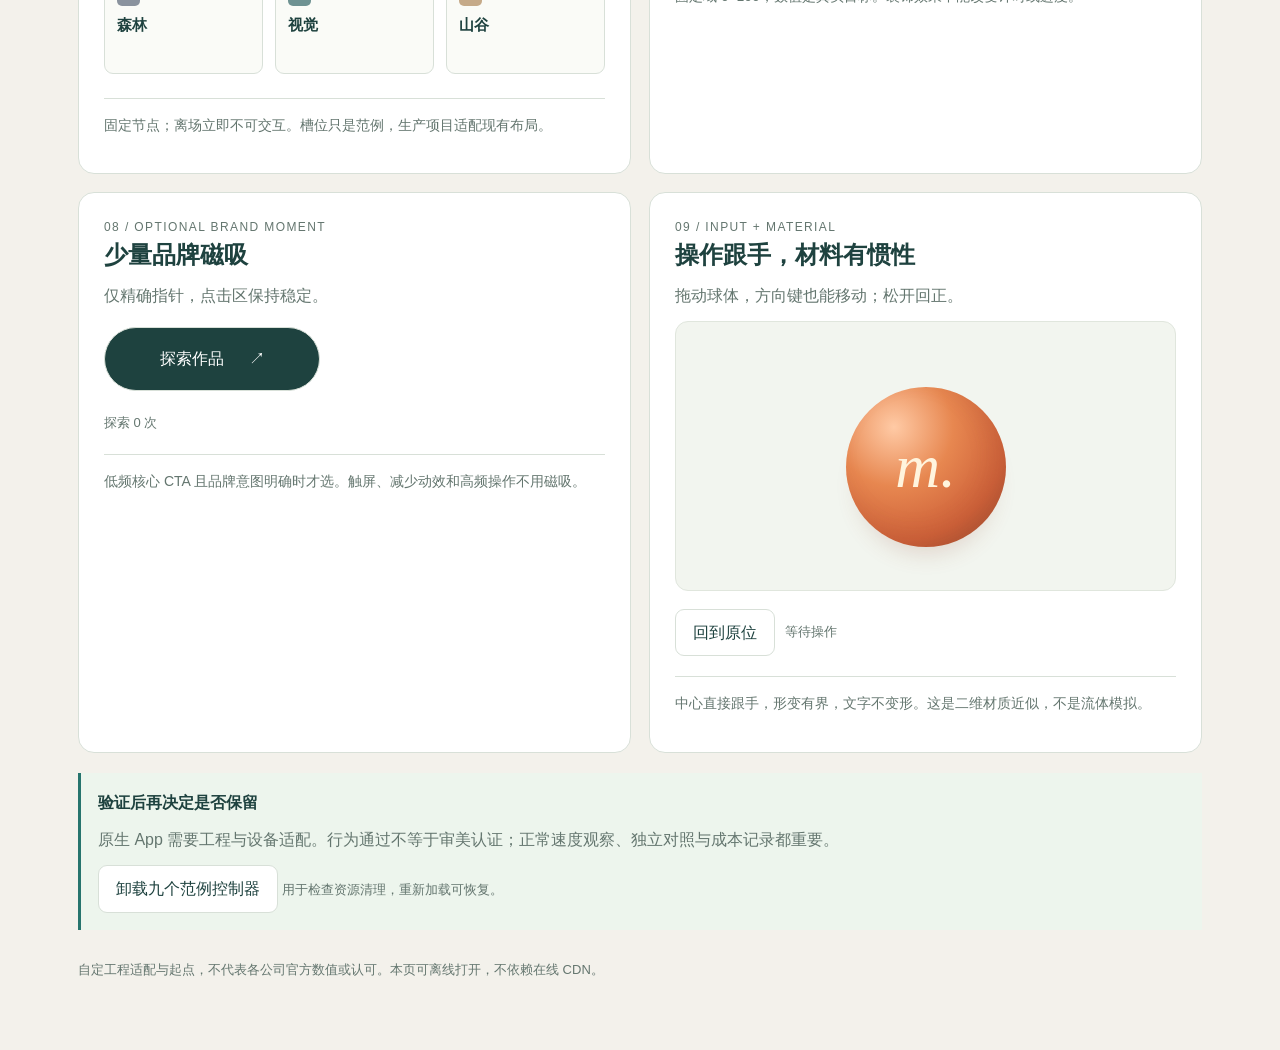
<file: assets/lab/index.html>
<!doctype html><html lang="zh-CN"><head><meta charset="utf-8"><meta name="viewport" content="width=device-width,initial-scale=1"><title>Motion Director · 决策与范例实验室</title><style>:root{--ink:#1e423f;--muted:#64766f;--line:#d8e0d8}*{box-sizing:border-box}body{margin:0;background:#f3f1eb;color:var(--ink);font:16px/1.6 "Microsoft YaHei",Arial,sans-serif}main{max-width:1180px;margin:auto;padding:45px 28px 70px}h1{font-size:clamp(34px,5vw,62px);line-height:1.18;letter-spacing:-2px;margin:20px 0}h2{font-size:24px;margin:0 0 10px;line-height:1.4}p{color:var(--muted);margin:12px 0}.eyebrow,.meta{font-size:12px;letter-spacing:1.4px;color:var(--muted)}.lead{font-size:19px;max-width:800px}.tag{display:inline-block;border:1px solid var(--line);border-radius:40px;padding:5px 12px;font-size:13px}.workflow{display:grid;grid-template-columns:repeat(3,1fr);gap:14px;margin:30px 0}.step,.panel{background:#fff;border:1px solid var(--line);border-radius:16px;padding:25px;min-width:0}.step strong{display:block;font-size:21px}.step small{font-size:14px;color:var(--muted)}.usage{background:var(--ink);color:white;padding:26px;border-radius:16px;margin:22px 0}.usage p{color:#d6e3dc}textarea{width:100%;min-height:112px;border:1px solid #fff6;border-radius:8px;padding:12px;background:#fff1;color:white;font:15px/1.7 "Microsoft YaHei",Arial;resize:vertical}button{font:inherit;border:1px solid var(--line);border-radius:9px;background:#fff;color:var(--ink);padding:10px 17px;cursor:pointer;transition:background-color 140ms cubic-bezier(.2,0,0,1),color 140ms cubic-bezier(.2,0,0,1)}button:hover{background:#e4ece5}button:active{background:#d4e3d8}button[aria-pressed=true]{background:var(--ink);color:#fff}button:focus-visible,a:focus-visible,input:focus-visible,textarea:focus-visible,[tabindex]:focus-visible{outline:3px solid #26746d;outline-offset:4px}input[type=checkbox]{width:18px;height:18px;vertical-align:middle;margin-right:8px}label{cursor:pointer}.toolbar,.tools{display:flex;flex-wrap:wrap;align-items:center;gap:10px;margin:18px 0}.tools{justify-content:space-between;margin-top:36px}.grid{display:grid;grid-template-columns:1fr 1fr;gap:18px}.wide{grid-column:1/-1}.rule{font-size:14px;border-top:1px solid var(--line);padding-top:15px;margin-top:20px}.status{font-size:13px;color:var(--muted)}.keep{background:#edf5ed;border-left:3px solid #26746d;padding:17px;margin:20px 0}.audit-table{width:100%;border-collapse:collapse;font-size:14px}.audit-table td,.audit-table th{text-align:left;padding:11px 8px;border-bottom:1px solid var(--line)}.audit-table th{font-weight:500;color:var(--muted)}.face{display:flex;align-items:center;justify-content:center;gap:12px}.press-button{width:168px;height:56px;background:var(--ink);color:white;padding:0}.press-button:hover{background:#2b5650}.press-button[data-pressed=true]{background:#3d665c}.icon-button{width:66px;height:66px;padding:15px}.icon-button svg{display:block;width:32px;height:32px}.heart-fill{opacity:0}.tabs{position:relative;display:flex;gap:4px;border-bottom:1px solid var(--line);padding-bottom:7px}.tabs button{flex:1;min-width:0;border:none;border-radius:7px;background:transparent;padding:10px 8px;font-size:15px}.tabs [aria-selected=true]{font-weight:600}.indicator{position:absolute;left:0;bottom:-1px;height:3px;background:#27776c;border-radius:3px}.tab-panel{padding:18px 5px;min-height:84px}.tab-panel strong{font-size:21px}.entries{display:grid;grid-template-columns:repeat(3,1fr);gap:8px}.entry{padding:17px 6px;border:1px solid var(--line);border-radius:8px;text-align:center;background:#f8faf6}.detail-stage{position:relative;height:360px;background:#eef3ee;border-radius:12px;overflow:hidden}.surface{position:absolute;left:16px;top:24px;width:240px;height:266px;border:1px solid #d3ddd7;background:white;border-radius:12px;overflow:hidden}.surface img{width:100%;height:180px;display:block;object-fit:cover}.card-title{padding:14px 18px;font-size:18px}.details{position:absolute;bottom:19px;left:18px;right:18px;opacity:0;font-size:15px;color:var(--muted)}a{color:#26746d}.tiles{position:relative;height:224px;overflow:hidden}.tile{position:absolute;left:0;top:0;height:104px;padding:12px;border:1px solid var(--line);border-radius:9px;background:#fafbf7;font-size:15px}.tile strong{display:block;margin:7px 0}.swatch{display:block;width:23px;height:23px;border-radius:5px}.chart-row{display:grid;grid-template-columns:45px 1fr 34px;gap:10px;align-items:center;font-size:14px;margin:14px 0}.track{height:16px;border-radius:10px;background:#edf3ec;overflow:hidden}.bar{display:block;width:0;height:100%;border-radius:10px;background:#3c8277}.value{font-weight:600;font-variant-numeric:tabular-nums}.magnetic{width:216px;height:64px;padding:0;border-radius:40px;background:var(--ink);color:#fff}.magnetic:hover{background:#2b5650}.magnet-visual{height:100%;display:flex;align-items:center;justify-content:center;gap:25px}.magnet-icon{display:block}.bubble-stage{position:relative;height:270px;border:1px solid #e0e6dd;background:#f2f5ef;border-radius:13px;overflow:hidden}.bubble{position:absolute;left:calc(50% - 80px);top:65px;width:160px;height:160px;padding:0;border:0;background:transparent!important;border-radius:50%;touch-action:none;cursor:grab;transition:none}.bubble-shape{display:grid;place-items:center;width:160px;height:160px;border-radius:50%;background:radial-gradient(circle at 30% 25%,#ffcaa5,#e78750 36%,#ce6139 70%,#91452c);box-shadow:inset -12px -12px 24px #91452c22,0 19px 25px -14px #91452c33;color:#fff4dd}.bubble-glyph{display:block;font:italic 62px Georgia,serif}footer{margin-top:30px;font-size:13px;color:var(--muted)}[hidden]{display:none!important}html[data-reduced=true] button{transition:none}@media(prefers-reduced-motion:reduce){button{transition:none}}@media(max-width:740px){main{padding:28px 18px}.workflow,.grid{grid-template-columns:1fr}.wide{grid-column:auto}.panel{padding:20px}.audit-table{font-size:12px}}
</style></head><body><main><header><span class="eyebrow">MOTION DIRECTOR / CODEX SKILL · 1.0</span><h1>先诊断，再设计。<br>用真实交互验证。</h1><p class="lead">保留已经清楚的反馈，改善对象交接、状态和连续操作。先决定哪里值得动，再选择动作。</p><span class="tag">默认：优化既有 UI</span> <span class="tag">按需：从零动效规划</span></header>
<div class="workflow"><div class="step"><strong>01 发现</strong><small>扫描关键路径，区分已好、遗漏与过度。</small></div><div class="step"><strong>02 决策</strong><small>保留 / 增强 / 补充 / 减弱 / 移除 / 暂缓。</small></div><div class="step"><strong>03 验证</strong><small>看初段、中途、结束；检查快速输入与减少动效。</small></div></div>
<section class="usage"><h2>在 Codex 里这样调用</h2><p>已有界面：默认保留布局、内容、品牌、业务和技术栈。</p><textarea id="prompt" readonly>$motion-director
审查并优化这个项目的 UI 动效。保持现有布局、内容和品牌；先识别高价值问题与应该保留的行为，优先处理对象交接和连续操作，再实际运行验证。</textarea><div class="toolbar"><button id="copy-prompt">复制调用示例</button><span id="copy-state" aria-live="polite"></span></div></section>
<section class="panel"><h2>“10处只改2处”如何判断？</h2><p>审查覆盖与动画数量分开。以下是决策示意，不是自动诊断或效果测量。</p><table class="audit-table"><thead><tr><th>现状</th><th>新版判断</th><th>下一步</th></tr></thead><tbody><tr><td>8处已有足够好的反馈，2处有断点</td><td>保留8处，针对性增强2处</td><td>验证这2处的实际改善</td></tr><tr><td>8处值得改善，只解决了2处</td><td>找出剩余6处及原因</td><td>改善发现、选择或执行</td></tr></tbody></table><div class="keep"><strong>可以保留静止</strong><p>不可点击的阅读卡片、高频表格、已清楚的原生焦点，都可以保留。组件名称不是强制加磁吸、弹跳或反复入场的理由。</p></div></section>
<div class="tools"><h2>九类可运行范例</h2><label><input id="reduce-motion" type="checkbox">减少动效，保留功能</label></div><p>范例用于理解模式，不是无 / 有 skill 的独立生成对照。只选适合项目的机制与端点。</p>
<section class="grid">
<article class="panel"><div class="meta">01 / STABLE TARGET</div><h2>按压反馈，点击区不移动</h2><p>操作立即生效；仅内层短反馈。</p><div class="toolbar"><button id="press-button" class="press-button"><span class="face" id="press-face">完成操作 <span>↗</span></span></button><span id="press-count" class="status">完成 0 次</span></div><p class="rule">适用：反馈不足的真实操作。原生已清楚时可以保留。</p></article>
<article class="panel"><div class="meta">02 / STATE IDENTITY</div><h2>同一图标，状态平滑变化</h2><p>收藏，或在过渡中快速取消。</p><div class="toolbar"><button id="heart-button" class="icon-button" aria-pressed="false" aria-label="收藏"><svg viewBox="0 0 32 32" aria-hidden="true"><path id="heart-outline" d="M16 27 4 15C-4 6 8-2 16 8 24-2 36 6 28 15Z" fill="none" stroke="#456c63" stroke-width="1.8"/><path id="heart-fill" class="heart-fill" d="M16 27 4 15C-4 6 8-2 16 8 24-2 36 6 28 15Z" fill="#d96c43"/></svg></button><span id="heart-status" aria-live="polite">未收藏</span><button id="heart-undo">恢复未收藏</button></div><p class="rule">这是填充过渡，不宣称通用形状 morph。静态 icon 不必摇摆。</p></article>
<article class="panel"><div class="meta">03 / SPATIAL MARKER</div><h2>当前位置，可追踪</h2><p>快速切换；方向键、Home / End 也能操作。</p><div id="nav-host" class="tabs" role="tablist" aria-label="项目分类"><button id="tab-0" role="tab" aria-controls="panel-0" aria-selected="true">作品</button><button id="tab-1" role="tab" aria-controls="panel-1" aria-selected="false" tabindex="-1">过程</button><button id="tab-2" role="tab" aria-controls="panel-2" aria-selected="false" tabindex="-1">关于</button><span id="nav-indicator" class="indicator" aria-hidden="true"></span></div><div id="panel-0" role="tabpanel" tabindex="0" aria-labelledby="tab-0" class="tab-panel"><strong>精选作品</strong><p>先看关系，再看细节。</p></div><div id="panel-1" role="tabpanel" tabindex="0" aria-labelledby="tab-1" class="tab-panel" hidden><strong>设计过程</strong><p>目标、判断与验证。</p></div><div id="panel-2" role="tabpanel" tabindex="0" aria-labelledby="tab-2" class="tab-panel" hidden><strong>关于设计师</strong><p>用清楚的变化说明意图。</p></div><p class="rule">标记从当前呈现接续；选中语义与内容立即更新。</p></article>
<article class="panel"><div class="meta">04 / CONTENT GROUP</div><h2>一组内容，一个短序列</h2><p>有阅读顺序才用错峰，总序列有上限。</p><div class="toolbar"><button id="replay-entry">重播一次入场</button></div><div id="entries" class="entries"><span class="entry">目的</span><span class="entry">状态</span><span class="entry">关系</span><span class="entry">动作</span><span class="entry">验证</span><span class="entry">稳定</span></div><p class="rule">重播仅用于演示。产品默认有意义地出现一次，不让长列表或控件排队等待。</p></article>
<article class="panel wide"><div class="meta">05 / ANCHORED OBJECT</div><h2>打开详情，保留对象来源</h2><p>连续打开、返回或在中途按 Escape；图层保持身份，文字不跟着缩放。</p><div class="toolbar"><button id="detail-toggle" aria-expanded="false" aria-controls="detail-copy"><span data-label>查看项目</span> ↗</button><span class="status">隔离区域的锚定展开，项目中保留既有端点。</span></div><div id="detail-host" class="detail-stage"><div id="detail-surface" class="surface"><img id="detail-image" alt="海岸与群山的原创示意图" src="[data-uri]"><div class="card-title">海岸探索 / Coast</div><div id="detail-copy" class="details" hidden aria-hidden="true">同一项目的更多信息，保持清楚与可读。<br><a href="#workflow-end">查看使用原则</a></div></div></div><p class="rule">适用：对象有共享身份。不是跨文档导航；不按图片更大判体验更好。</p></article>
<article class="panel"><div class="meta">06 / STABLE LIST IDENTITY</div><h2>筛选时，卡片身份保留</h2><p>快速换类别，不排队补播旧目标。</p><div class="toolbar"><button id="filter-all" data-filter="all" aria-pressed="true">全部</button><button id="filter-design" data-filter="design" aria-pressed="false">设计</button><button id="filter-nature" data-filter="nature" aria-pressed="false">自然</button></div><div id="tiles" class="tiles" role="list"><div id="tile-0" class="tile" data-category="design" role="listitem"><span class="swatch" style="background:#d9845e"></span><strong>字体</strong></div><div id="tile-1" class="tile" data-category="nature" role="listitem"><span class="swatch" style="background:#679589"></span><strong>海岸</strong></div><div id="tile-2" class="tile" data-category="design" role="listitem"><span class="swatch" style="background:#bbb084"></span><strong>界面</strong></div><div id="tile-3" class="tile" data-category="nature" role="listitem"><span class="swatch" style="background:#8a939e"></span><strong>森林</strong></div><div id="tile-4" class="tile" data-category="design" role="listitem"><span class="swatch" style="background:#6e9292"></span><strong>视觉</strong></div><div id="tile-5" class="tile" data-category="nature" role="listitem"><span class="swatch" style="background:#c5aa89"></span><strong>山谷</strong></div></div><p class="rule">固定节点；离场立即不可交互。槽位只是范例，生产项目适配现有布局。</p></article>
<article class="panel"><div class="meta">07 / FACTUAL DATA</div><h2>真实数字立即更新</h2><p>图形短过渡，数字不虚构回弹。</p><div class="toolbar"><button id="chart-a">数据 A</button><button id="chart-b">数据 B</button></div><div class="chart-row"><span>发现</span><div class="track"><span id="chart-bar-0" class="bar" role="meter" aria-label="发现" aria-valuemin="0" aria-valuemax="100" aria-valuenow="0"></span></div><span id="chart-value-0" class="value">0</span></div><div class="chart-row"><span>完成</span><div class="track"><span id="chart-bar-1" class="bar" role="meter" aria-label="完成" aria-valuemin="0" aria-valuemax="100" aria-valuenow="0"></span></div><span id="chart-value-1" class="value">0</span></div><div class="chart-row"><span>返回</span><div class="track"><span id="chart-bar-2" class="bar" role="meter" aria-label="返回" aria-valuemin="0" aria-valuemax="100" aria-valuenow="0"></span></div><span id="chart-value-2" class="value">0</span></div><p class="rule">固定域 0–100，数值是真实目标。装饰效果不能改变计时或进度。</p></article>
<article class="panel"><div class="meta">08 / OPTIONAL BRAND MOMENT</div><h2>少量品牌磁吸</h2><p>仅精确指针，点击区保持稳定。</p><div class="toolbar"><button id="magnetic" class="magnetic"><span id="magnet-visual" class="magnet-visual"><span>探索作品</span><span id="magnet-icon" class="magnet-icon">↗</span></span></button></div><span id="brand-count" class="status">探索 0 次</span><p class="rule">低频核心 CTA 且品牌意图明确时才选。触屏、减少动效和高频操作不用磁吸。</p></article>
<article class="panel"><div class="meta">09 / INPUT + MATERIAL</div><h2>操作跟手，材料有惯性</h2><p>拖动球体，方向键也能移动；松开回正。</p><div id="bubble-stage" class="bubble-stage"><button id="bubble" class="bubble" aria-label="可拖动的品牌球体，方向键移动，Escape 回正"><span id="bubble-shape" class="bubble-shape"><span id="bubble-glyph" class="bubble-glyph">m.</span></span></button></div><div class="toolbar"><button id="bubble-reset">回到原位</button><span id="bubble-status" class="status" aria-live="polite">等待操作</span></div><p class="rule">中心直接跟手，形变有界，文字不变形。这是二维材质近似，不是流体模拟。</p></article>
</section><section class="keep" id="workflow-end"><strong>验证后再决定是否保留</strong><p>原生 App 需要工程与设备适配。行为通过不等于审美认证；正常速度观察、独立对照与成本记录都重要。</p><button id="destroy-patterns">卸载九个范例控制器</button> <span id="destroy-state" class="status">用于检查资源清理，重新加载可恢复。</span></section><footer>自定工程适配与起点，不代表各公司官方数值或认可。本页可离线打开，不依赖在线 CDN。</footer>
</main><script type="module">// Original scalar analytic solver. A target is constant within each step.
// Coordinates may be px, points, dp or normalized units; velocity is units/s.
function springStep(state, target, dt, config) {
  const {x, v} = state;
  const {omega: w, zeta: z} = config;
  if (![x, v, target, dt, w, z].every(Number.isFinite) || dt < 0 || w <= 0 || z < 0) {
    throw new RangeError('Finite state; dt >= 0, omega > 0 and zeta >= 0 required');
  }
  if (dt === 0) return {x, v};
  const y = x - target;
  let nextY, nextV;
  if (Math.abs(z - 1) < 1e-7) {
    const e = Math.exp(-w * dt), b = v + w * y;
    nextY = (y + b * dt) * e;
    nextV = (v - w * b * dt) * e;
  } else if (z < 1) {
    const a = z * w, b = w * Math.sqrt(1 - z * z);
    const c = Math.cos(b * dt), s = Math.sin(b * dt), e = Math.exp(-a * dt);
    nextY = e * (y * c + (v + a * y) * s / b);
    nextV = e * (v * c - (a * v + w * w * y) * s / b);
  } else {
    const h = Math.sqrt(z * z - 1);
    const r1 = -w / (z + h), r2 = -w * (z + h);
    const a = (v - r2 * y) / (r1 - r2), b = y - a;
    const e1 = Math.exp(r1 * dt), e2 = Math.exp(r2 * dt);
    nextY = a * e1 + b * e2;
    nextV = r1 * a * e1 + r2 * b * e2;
  }
  return {x: target + nextY, v: nextV};
}

function exponentialFollow(x, target, rate, dt) {
  if (![x, target, rate, dt].every(Number.isFinite) || rate < 0 || dt < 0) {
    throw new RangeError('Finite inputs; rate and dt must be nonnegative');
  }
  return x + (target - x) * -Math.expm1(-rate * dt);
}

function isSettled(state, target, positionTolerance = 0.0001, velocityTolerance = 0.001) {
  return Math.abs(state.x - target) <= positionTolerance && Math.abs(state.v) <= velocityTolerance;
}

function createPreference(){
 const media=matchMedia('(prefers-reduced-motion: reduce)');let override=null;const listeners=new Set();
 const notify=()=>listeners.forEach(fn=>fn(api.reduced));const api={get reduced(){return override===null?media.matches:override;},set(value){override=value===null?null:!!value;notify();},subscribe(fn){listeners.add(fn);return()=>listeners.delete(fn);},destroy(){media.removeEventListener('change',notify);listeners.clear();}};
 media.addEventListener('change',notify);return api;
}
function createScope(pref){
 const own=!pref;pref= pref||createPreference();const abort=new AbortController(),cleanups=[];
 return {pref,get active(){return !abort.signal.aborted;},on(el,type,fn,opts={}){el.addEventListener(type,fn,{...opts,signal:abort.signal});},clean(fn){cleanups.push(fn);return fn;},destroy(){if(abort.signal.aborted)return;abort.abort();for(const fn of cleanups.splice(0))fn();if(own)pref.destroy();}};
}
function createSpring(initial,render,{pref,omega=30,zeta=1}={}){
 const state=Object.fromEntries(Object.entries(initial).map(([k,x])=>[k,{x,v:0,target:x}]));let raf=0,last=0,disposed=false;
 const values=()=>Object.fromEntries(Object.entries(state).map(([k,a])=>[k,a.x]));const paint=()=>{if(!disposed)render(values());};
 const stop=()=>{cancelAnimationFrame(raf);raf=0;};
 function snap(){stop();for(const a of Object.values(state)){a.x=a.target;a.v=0;}paint();}
 function frame(t){raf=0;if(disposed)return;const dt=Math.max(0,(t-last)/1000);last=t;let active=false;
  for(const a of Object.values(state)){Object.assign(a,springStep(a,a.target,dt,{omega,zeta}));if(isSettled(a,a.target,.0005,.01)){a.x=a.target;a.v=0;}else active=true;}paint();if(active)raf=requestAnimationFrame(frame);
 }
 function wake(){if(!raf&&!disposed){last=performance.now();raf=requestAnimationFrame(frame);}}
 function validate(next){for(const [k,v] of Object.entries(next))if(!state[k]||!Number.isFinite(v))throw new RangeError('Known finite motion axes required');}
 const off=pref?.subscribe(reduced=>{if(reduced)snap();});
 const api={set(next,{immediate=false,velocity}={}){if(disposed)return;validate(next);for(const [k,v] of Object.entries(next)){state[k].target=v;if(velocity&&Number.isFinite(velocity[k]))state[k].v=velocity[k];}if(immediate||pref?.reduced)snap();else wake();},jump(next){if(disposed)return;validate(next);stop();for(const [k,v] of Object.entries(next)){state[k].x=state[k].target=v;state[k].v=0;}paint();},rebase(next){validate(next);for(const [k,v] of Object.entries(next))state[k].x=v;paint();},state(){return structuredClone(state);},stop,destroy(){if(disposed)return;stop();off?.();disposed=true;}};
 paint();return api;
}
const effectOwners=new WeakMap();
function cancelEffects(el){const owners=effectOwners.get(el);if(owners)for(const a of owners.values())a.cancel();owners?.clear();}
function effectsTo(el,next,{duration=180,pref,easing='cubic-bezier(.2,0,0,1)'}={}){
 let owners=effectOwners.get(el);if(!owners){owners=new Map();effectOwners.set(el,owners);}
 const promises=Object.entries(next).map(([property,target])=>{
  const current=getComputedStyle(el)[property];owners.get(property)?.cancel();el.style[property]=current;
  if(pref?.reduced||duration===0){el.style[property]=String(target);return Promise.resolve(true);}
  const a=el.animate([{[property]:current},{[property]:String(target)}],{duration,easing,fill:'both'});owners.set(property,a);
  const off=pref?.subscribe(reduced=>{if(reduced&&owners.get(property)===a)a.finish();});
  return a.finished.then(()=>{if(owners.get(property)!==a)return false;el.style[property]=String(target);owners.delete(property);a.cancel();return true;},()=>false).finally(()=>off?.());
 });return Promise.all(promises).then(results=>results.every(Boolean));
}
const clamp=(v,min,max)=>Math.max(min,Math.min(max,v));

// One isolated visual surface, unchanged image identity; text never scales with it.
function mountAnchoredDetail({host,surface,image,details,toggle,pref,endpoints}){
 const scope=createScope(pref);let expanded=false,epoch=0;const getTarget=()=>endpoints(expanded,host);
 const motion=createSpring(getTarget(),v=>{surface.style.left=v.x+'px';surface.style.top=v.y+'px';surface.style.width=v.w+'px';surface.style.height=v.h+'px';image.style.height=v.artH+'px';},{pref:scope.pref});
 function set(value,{restoreFocus=false}={}){if(!scope.active)return;expanded=!!value;const token=++epoch;toggle.setAttribute('aria-expanded',String(expanded));toggle.querySelector('[data-label]').textContent=expanded?'返回项目':'查看项目';surface.dataset.state=expanded?'expanded':'compact';details.inert=!expanded;details.setAttribute('aria-hidden',String(!expanded));
  if(expanded)details.hidden=false;motion.set(getTarget());effectsTo(details,{opacity:expanded?1:0},{duration:170,pref:scope.pref}).then(finished=>{if(finished&&scope.active&&token===epoch&&!expanded)details.hidden=true;});if(scope.pref.reduced)details.hidden=!expanded;if(restoreFocus)toggle.focus({preventScroll:true});
 }
 scope.on(toggle,'click',()=>set(!expanded));const escape=e=>{if(e.key==='Escape'&&expanded){e.preventDefault();set(false,{restoreFocus:true});}};scope.on(host,'keydown',escape);scope.on(toggle,'keydown',escape);
 scope.clean(scope.pref.subscribe(()=>set(expanded)));const observer=new ResizeObserver(()=>{if(scope.active)motion.set(getTarget());});observer.observe(host);scope.clean(()=>observer.disconnect());scope.clean(()=>{epoch++;motion.destroy();cancelEffects(details);});set(false);
 return {set,destroy:()=>scope.destroy()};
}

// Optional low-frequency brand moment; the button hit box stays fixed. Fine pointer only.
function mountBrandMagnet({button,visual,icon,pref,limit=6}){
 const scope=createScope(pref),fine=matchMedia('(pointer: fine)');
 const motion=createSpring({x:0,y:0},v=>{visual.style.transform=`translate(${v.x}px,${v.y}px)`;icon.style.transform=`translate(${v.x*.35}px,${v.y*.35}px)`;},{pref:scope.pref,omega:24,zeta:.85});
 const home=()=>motion.set({x:0,y:0});scope.on(button,'pointermove',e=>{if(scope.pref.reduced||!fine.matches||e.pointerType==='touch')return;const r=button.getBoundingClientRect();motion.set({x:clamp((e.clientX-r.left-r.width/2)/r.width*limit*2,-limit,limit),y:clamp((e.clientY-r.top-r.height/2)/r.height*limit*2,-limit,limit)});});
 scope.on(button,'pointerleave',home);scope.on(button,'pointercancel',home);scope.on(button,'blur',home);scope.on(window,'blur',home);scope.on(fine,'change',home);scope.clean(scope.pref.subscribe(home));scope.clean(()=>{motion.jump({x:0,y:0});motion.destroy();});return {destroy:()=>scope.destroy()};
}

// Numbers are factual immediately; only the bar presentation interpolates, within a fixed domain.
function mountDataChart({bars,labels,pref,domain=100}){
 const scope=createScope(pref);let values=bars.map(()=>0);
 function set(next){if(!scope.active)return;if(next.length!==bars.length||next.some(v=>!Number.isFinite(v)||v<0||v>domain))throw new RangeError('Data must be finite and inside the declared domain');values=[...next];bars.forEach((bar,i)=>{labels[i].textContent=String(values[i]);bar.setAttribute('aria-valuenow',String(values[i]));effectsTo(bar,{width:`${values[i]/domain*100}%`},{duration:260,pref:scope.pref});});}
 scope.clean(scope.pref.subscribe(()=>set(values)));scope.clean(()=>bars.forEach(cancelEffects));return {set,destroy:()=>scope.destroy()};
}

// One short content-group sequence. Use once for meaningful appearance; replay is a lab control.
function mountGroupEntry({items,pref,duration=320,interval=45,maxLastStart=180}){
 const scope=createScope(pref);let animations=[],played=false;
 const cancel=()=>{animations.forEach(a=>a.cancel());animations=[];};
 function play({replay=false}={}){if(!scope.active)return;if(played&&!replay)return;played=true;cancel();if(scope.pref.reduced)return;animations=items.map((el,i)=>{const a=el.animate([{opacity:0,transform:'translateY(8px)'},{opacity:1,transform:'translateY(0px)'}],{duration,delay:Math.min(i*interval,maxLastStart),easing:'cubic-bezier(.2,0,0,1)',fill:'backwards'});a.finished.catch(()=>{});return a;});}
 scope.clean(scope.pref.subscribe(reduced=>{if(reduced)cancel();}));scope.clean(cancel);return {play,destroy:()=>scope.destroy()};
}

// Same SVG identity, outline-to-fill. Not a universal path-morph implementation.
function mountIconState({button,filled,status,pref,onChange}){
 const scope=createScope(pref);let selected=button.getAttribute('aria-pressed')==='true';
 function set(value){if(!scope.active)return;selected=!!value;button.setAttribute('aria-pressed',String(selected));button.setAttribute('aria-label',selected?'取消收藏':'收藏');if(status)status.textContent=selected?'已收藏':'未收藏';effectsTo(filled,{opacity:selected?1:0},{duration:180,pref:scope.pref});}
 scope.on(button,'click',()=>{set(!selected);onChange?.(selected);});scope.clean(scope.pref.subscribe(()=>set(selected)));scope.clean(()=>{cancelEffects(filled);filled.style.opacity=selected?'1':'0';});set(selected);
 return {set,get selected(){return selected;},destroy:()=>scope.destroy()};
}

// Isolated grid slots demonstrate retained identity/x/v. Adapt existing framework layout in products.
function mountIdentityList({host,items,filters,pref,columns=3,gap=12}){
 const scope=createScope(pref);let selected=host.dataset.filter||filters.find(b=>b.getAttribute('aria-pressed')==='true')?.dataset.filter||'all',epochs=new Map(),initialized=false;const rowHeight=104;
 const controllers=items.map((el,i)=>createSpring({x:0,y:0},v=>{el.style.transform=`translate(${v.x}px,${v.y}px)`;},{pref:scope.pref}));
 function apply(){if(!scope.active)return;let slot=0;const width=(host.clientWidth-gap*(columns-1))/columns;
  items.forEach((el,i)=>{const active=selected==='all'||el.dataset.category===selected;const epoch=(epochs.get(el)||0)+1;epochs.set(el,epoch);el.style.width=width+'px';el.inert=!active;el.setAttribute('aria-hidden',String(!active));el.style.pointerEvents=active?'':'none';if(active){el.hidden=false;controllers[i].set({x:(slot%columns)*(width+gap),y:Math.floor(slot/columns)*(rowHeight+gap)},{immediate:!initialized});slot++;}
   effectsTo(el,{opacity:active?1:0},{duration:initialized?150:0,pref:scope.pref}).then(finished=>{if(finished&&scope.active&&epochs.get(el)===epoch&&!active)el.hidden=true;});if(scope.pref.reduced)el.hidden=!active;
  });filters.forEach(button=>button.setAttribute('aria-pressed',String(button.dataset.filter===selected)));host.dataset.filter=selected;initialized=true;
 }
 function filter(value){if(!scope.active)return;if(!['all',...items.map(x=>x.dataset.category)].includes(value))throw new RangeError('Unknown filter');selected=value;apply();}
 filters.forEach(button=>scope.on(button,'click',()=>filter(button.dataset.filter)));const observer=new ResizeObserver(()=>{if(scope.active)apply();});observer.observe(host);scope.clean(()=>observer.disconnect());scope.clean(scope.pref.subscribe(apply));scope.clean(()=>{controllers.forEach(c=>c.destroy());items.forEach(cancelEffects);});apply();
 return {filter,destroy:()=>scope.destroy()};
}

// Tabs with a movable indicator. Keep full keyboard and panel semantics when integrating.
function mountNavigation({host,tabs,panels,indicator,pref}){
 const scope=createScope(pref);let index=Math.max(0,tabs.findIndex(t=>t.getAttribute('aria-selected')==='true'));
 const position=i=>{const a=tabs[i].getBoundingClientRect(),b=host.getBoundingClientRect();return{x:a.left-b.left,w:a.width};};
 const motion=createSpring(position(index),({x,w})=>{indicator.style.transform=`translateX(${x}px)`;indicator.style.width=`${w}px`;},{pref:scope.pref});
 function select(i,focus=false){if(!scope.active)return;index=(i+tabs.length)%tabs.length;tabs.forEach((tab,n)=>{tab.setAttribute('aria-selected',String(n===index));tab.tabIndex=n===index?0:-1;panels[n].hidden=n!==index;effectsTo(tab,{color:n===index?'#143d3b':'#697674'},{duration:150,pref:scope.pref});});motion.set(position(index));if(focus)tabs[index].focus();}
 tabs.forEach((tab,i)=>{scope.on(tab,'click',()=>select(i));scope.on(tab,'keydown',e=>{const offset={ArrowRight:1,ArrowLeft:-1}[e.key];if(offset!==undefined){e.preventDefault();select(index+offset,true);}else if(e.key==='Home'||e.key==='End'){e.preventDefault();select(e.key==='Home'?0:tabs.length-1,true);}});});
 const observer=new ResizeObserver(()=>{if(scope.active)motion.set(position(index));});observer.observe(host);scope.clean(()=>observer.disconnect());scope.clean(()=>{motion.destroy();tabs.forEach(cancelEffects);});select(index);
 return {select,destroy:()=>scope.destroy()};
}

// Stable hit area; only the nested presentation face scales. Business clicks remain native.
function mountPress({button,face,pref}){
 const scope=createScope(pref);let pointer=null,key=null,inside=true;
 const motion=createSpring({scale:1},({scale})=>{face.style.transform=`scale(${scale})`;},{pref:scope.pref,omega:36});
 const update=()=>{const pressed=(pointer!==null&&inside)||key!==null;button.dataset.pressed=String(pressed);motion.set({scale:scope.pref.reduced?1:(pressed ? .975 : 1)});};
 const release=()=>{pointer=null;key=null;update();};
 scope.on(button,'pointerdown',e=>{if(e.button!==0||!e.isPrimary||button.disabled)return;pointer=e.pointerId;inside=true;update();});
 for(const type of ['pointerup','pointercancel'])scope.on(window,type,e=>{if(e.pointerId===pointer){pointer=null;update();}});
 scope.on(button,'pointerleave',()=>{inside=false;update();});scope.on(button,'pointerenter',()=>{inside=true;update();});
 scope.on(button,'keydown',e=>{if((e.key===' '||e.key==='Enter')&&!button.disabled){key=e.key;update();}});
 scope.on(button,'keyup',e=>{if(e.key===key){key=null;update();}});scope.on(button,'blur',release);scope.on(window,'blur',release);
 scope.clean(scope.pref.subscribe(update));scope.clean(()=>{release();motion.jump({scale:1});motion.destroy();});
 return {destroy:()=>scope.destroy()};
}

// Direct-input center + bounded 2D material approximation. Neither fluid nor collision simulation.
function mountSoftDrag({button,shape,glyph,stage,status,pref}){
 const scope=createScope(pref);let pointer=null,keyHeld=false,grabX=0,grabY=0,lastX=0,lastY=0,lastTime=0,vx=0,vy=0,restTimer=0;
 const center=createSpring({x:0,y:0},v=>{button.style.transform=`translate(${v.x}px,${v.y}px)`;},{pref:scope.pref,omega:18,zeta:.8});
 const material=createSpring({stretch:0,angle:0,contact:1},v=>{const s=clamp(v.stretch,0,.06),c=clamp(v.contact,.96,1),a=clamp(v.angle,-12,12),sx=(1+s)*c,sy=c/(1+s);shape.style.transform=`rotate(${a}deg) scale(${sx},${sy})`;glyph.style.transform=`scale(${1/sx},${1/sy}) rotate(${-a}deg)`;},{pref:scope.pref,omega:24,zeta:.84});
 const position=()=>{const s=center.state();return{x:s.x.x,y:s.y.x};};
 const bounds=(x,y)=>{const radius=button.offsetWidth/2,top=65;return{x:clamp(x,-stage.clientWidth/2+radius+6,stage.clientWidth/2-radius-6),y:clamp(y,6-top,stage.clientHeight-top-button.offsetHeight-6)};};
 const decorate=()=>{material.set(scope.pref.reduced?{stretch:0,angle:0,contact:1}:{stretch:Math.min(.06,Math.hypot(vx,vy)/16000),angle:clamp(vx/90,-11,11),contact:(pointer!==null||keyHeld)?.965:1});clearTimeout(restTimer);restTimer=setTimeout(()=>{if(scope.active&&(pointer!==null||keyHeld))material.set({stretch:0,angle:0,contact:scope.pref.reduced?1:.965});},90);};
 function release(cancelled=false){clearTimeout(restTimer);const id=pointer;pointer=null;keyHeld=false;if(id!==null&&button.hasPointerCapture(id))button.releasePointerCapture(id);const fresh=performance.now()-lastTime<90;center.set({x:0,y:0},{velocity:{x:cancelled||!fresh?0:clamp(vx,-800,800),y:cancelled||!fresh?0:clamp(vy,-800,800)}});material.set({stretch:0,angle:0,contact:1});button.style.cursor='grab';if(status)status.textContent='回到原位';}
 function reset(){release(true);center.jump({x:0,y:0});material.jump({stretch:0,angle:0,contact:1});}
 scope.on(button,'pointerdown',e=>{if(e.button!==0||!e.isPrimary||pointer!==null)return;e.preventDefault();button.focus({preventScroll:true});const p=position();center.stop();pointer=e.pointerId;keyHeld=false;button.setPointerCapture(pointer);grabX=e.clientX-p.x;grabY=e.clientY-p.y;lastX=p.x;lastY=p.y;lastTime=performance.now();vx=vy=0;button.style.cursor='grabbing';decorate();});
 scope.on(button,'pointermove',e=>{if(e.pointerId!==pointer)return;const p=bounds(e.clientX-grabX,e.clientY-grabY),now=performance.now(),dt=Math.max(.001,(now-lastTime)/1000);vx=clamp((p.x-lastX)/dt,-1200,1200);vy=clamp((p.y-lastY)/dt,-1200,1200);lastX=p.x;lastY=p.y;lastTime=now;center.jump(p);decorate();});
 scope.on(button,'pointerup',e=>{if(e.pointerId===pointer)release();});scope.on(button,'pointercancel',e=>{if(e.pointerId===pointer)release(true);});scope.on(button,'lostpointercapture',()=>{if(pointer!==null)release(true);});
 const keys={ArrowLeft:[-24,0],ArrowRight:[24,0],ArrowUp:[0,-24],ArrowDown:[0,24]};scope.on(button,'keydown',e=>{if(keys[e.key]){e.preventDefault();if(pointer!==null)release(true);keyHeld=true;const p=position(),[dx,dy]=keys[e.key];center.jump(bounds(p.x+dx,p.y+dy));vx=dx*8;vy=dy*8;lastTime=performance.now();decorate();}else if(e.key==='Escape'){e.preventDefault();reset();}});scope.on(button,'keyup',e=>{if(keys[e.key]&&keyHeld){e.preventDefault();release();}});scope.on(button,'blur',()=>{if(pointer!==null||keyHeld)release(true);});scope.on(window,'blur',()=>{if(pointer!==null||keyHeld)release(true);});scope.on(document,'visibilitychange',()=>{if(document.hidden)reset();});
 scope.clean(scope.pref.subscribe(reduced=>{if(reduced){clearTimeout(restTimer);const current=position();if(pointer!==null||keyHeld)center.jump(current);else center.jump({x:0,y:0});material.jump({stretch:0,angle:0,contact:1});}else if(pointer!==null||keyHeld)decorate();}));
 const observer=new ResizeObserver(()=>{if(scope.active)center.jump(bounds(position().x,position().y));});observer.observe(stage);scope.clean(()=>observer.disconnect());scope.clean(()=>{reset();center.destroy();material.destroy();});return {reset:()=>{if(scope.active)reset();},destroy:()=>scope.destroy()};
}

const $=id=>document.getElementById(id),pref=createPreference(),handles=[];
const checkbox=$('reduce-motion');checkbox.checked=pref.reduced;document.documentElement.dataset.reduced=String(pref.reduced);
pref.subscribe(value=>{document.documentElement.dataset.reduced=String(value);checkbox.checked=value;});
checkbox.addEventListener('change',()=>pref.set(checkbox.checked));
let pressCount=0,brandCount=0;
$('press-button').addEventListener('click',()=>{$('press-count').textContent='完成 '+(++pressCount)+' 次';});
$('magnetic').addEventListener('click',()=>{$('brand-count').textContent='探索 '+(++brandCount)+' 次';});
handles.push(mountPress({button:$('press-button'),face:$('press-face'),pref}));
const heart=mountIconState({button:$('heart-button'),filled:$('heart-fill'),status:$('heart-status'),pref});handles.push(heart);
$('heart-undo').addEventListener('click',()=>heart.set(false));
handles.push(mountNavigation({host:$('nav-host'),tabs:[0,1,2].map(i=>$('tab-'+i)),panels:[0,1,2].map(i=>$('panel-'+i)),indicator:$('nav-indicator'),pref}));
const entries=mountGroupEntry({items:[...document.querySelectorAll('.entry')],pref});handles.push(entries);
$('replay-entry').addEventListener('click',()=>entries.play({replay:true}));
handles.push(mountAnchoredDetail({host:$('detail-host'),surface:$('detail-surface'),image:$('detail-image'),details:$('detail-copy'),toggle:$('detail-toggle'),pref,endpoints:(expanded,host)=>expanded?{x:16,y:12,w:host.clientWidth-32,h:334,artH:210}:{x:16,y:24,w:Math.min(240,host.clientWidth-32),h:266,artH:180}}));
handles.push(mountIdentityList({host:$('tiles'),items:[...document.querySelectorAll('.tile')],filters:[...document.querySelectorAll('[data-filter]')],pref}));
const chart=mountDataChart({bars:[0,1,2].map(i=>$('chart-bar-'+i)),labels:[0,1,2].map(i=>$('chart-value-'+i)),pref});handles.push(chart);
chart.set([30,68,42]);$('chart-a').addEventListener('click',()=>chart.set([30,68,42]));$('chart-b').addEventListener('click',()=>chart.set([80,40,90]));
handles.push(mountBrandMagnet({button:$('magnetic'),visual:$('magnet-visual'),icon:$('magnet-icon'),pref}));
const bubble=mountSoftDrag({button:$('bubble'),shape:$('bubble-shape'),glyph:$('bubble-glyph'),stage:$('bubble-stage'),status:$('bubble-status'),pref});handles.push(bubble);
$('bubble-reset').addEventListener('click',()=>bubble.reset());
$('destroy-patterns').addEventListener('click',()=>{handles.forEach(h=>h.destroy());$('destroy-state').textContent='九个范例控制器已卸载，订阅与观察器已释放。';});
$('copy-prompt').addEventListener('click',async()=>{const field=$('prompt');try{await navigator.clipboard.writeText(field.value);$('copy-state').textContent='已复制';}catch{field.focus();field.select();$('copy-state').textContent='已选中，可直接复制';}});
document.documentElement.dataset.labReady='true';
</script></body></html>
</file>
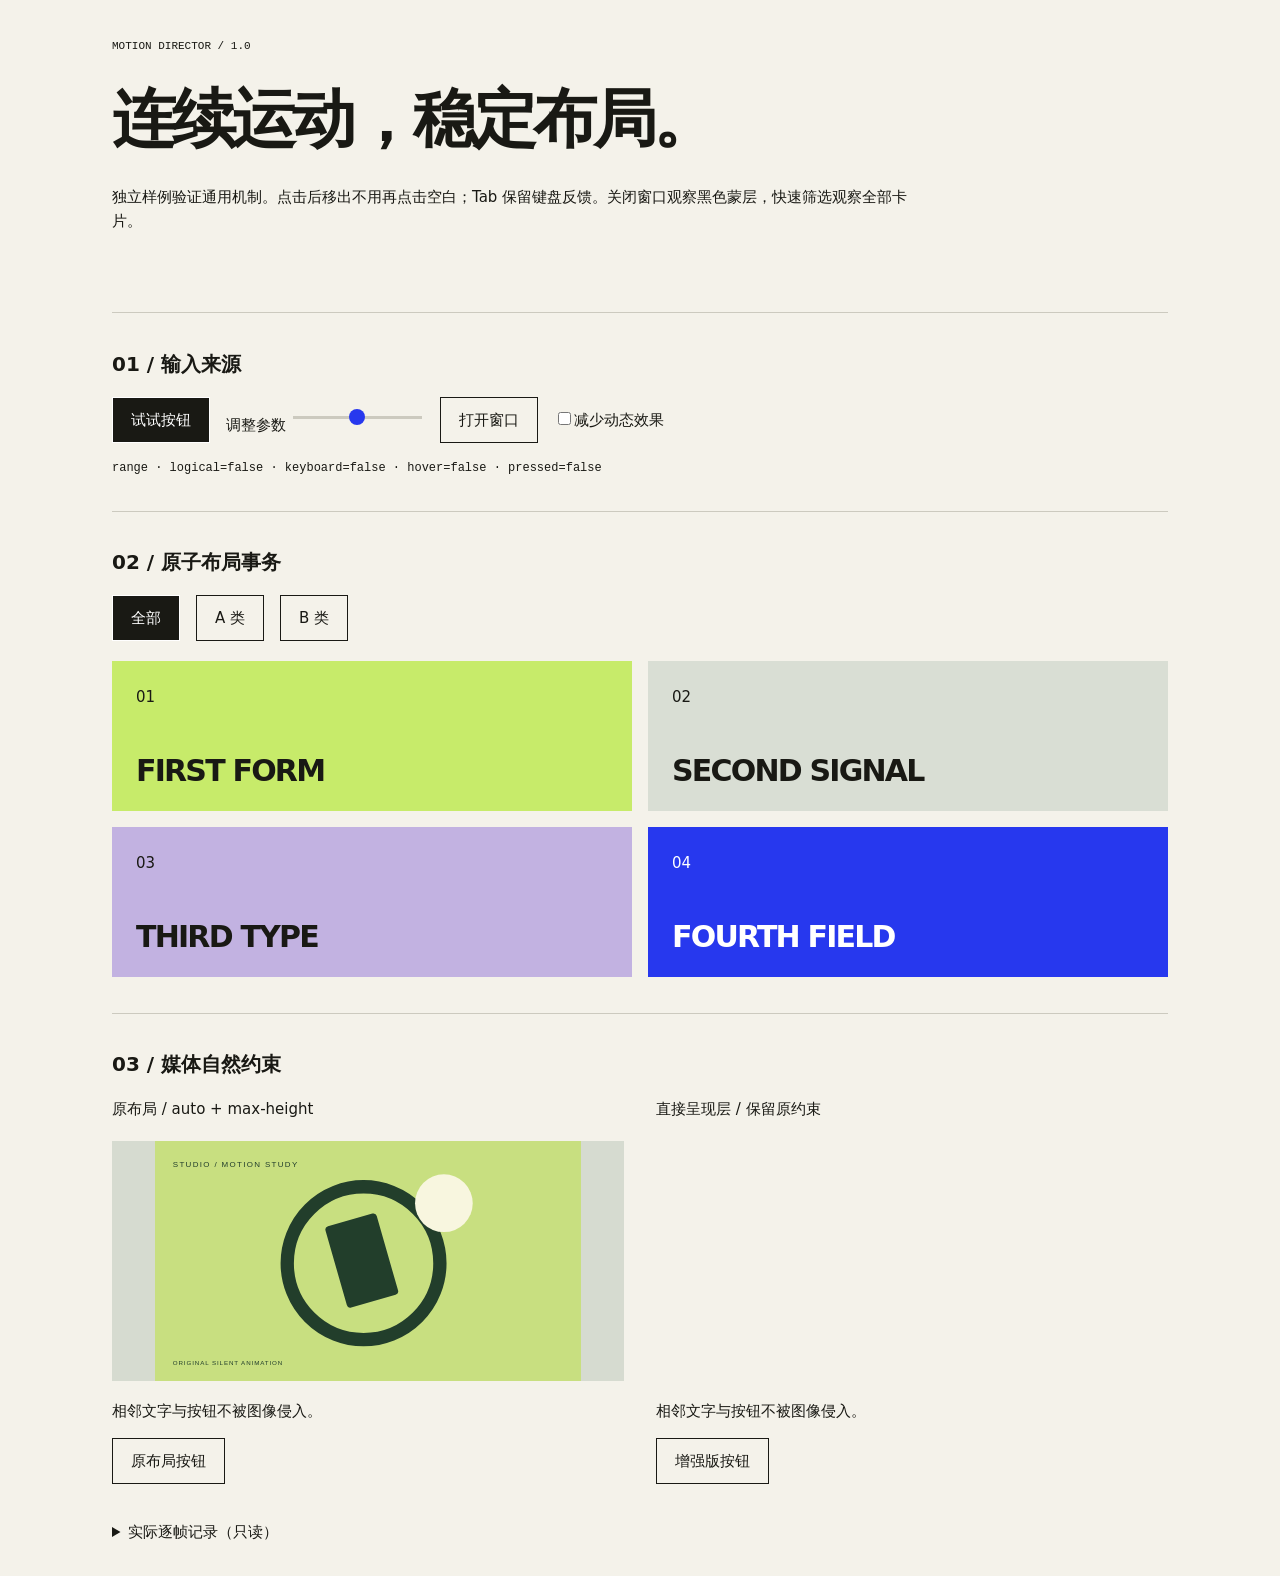
<file: assets/regressions/index.html>
<!doctype html><html lang="zh-CN"><head><meta charset="utf-8"><meta name="viewport" content="width=device-width,initial-scale=1"><title>Motion Director 1.0 · 生命周期回归</title><link rel="stylesheet" href="regressions.css"><script type="module" src="regressions.mjs"></script></head><body>
<header><small>MOTION DIRECTOR / 1.0</small><h1>连续运动，稳定布局。</h1><p>独立样例验证通用机制。点击后移出不用再点击空白；Tab 保留键盘反馈。关闭窗口观察黑色蒙层，快速筛选观察全部卡片。</p></header>
<main><section><h2>01 / 输入来源</h2><div class="actions"><button id="action">试试按钮</button><label>调整参数 <input type="range" id="range" min="0" max="100" value="50"></label><button id="open">打开窗口</button><label><input type="checkbox" id="reduce">减少动态效果</label></div><output id="input-status">等待输入</output></section>
<section><h2>02 / 原子布局事务</h2><div class="filters"><button data-filter="all" aria-pressed="true">全部</button><button data-filter="a" aria-pressed="false">A 类</button><button data-filter="b" aria-pressed="false">B 类</button></div><div id="grid"><article data-item="one" data-category="a"><span>01</span><strong>FIRST FORM</strong></article><article data-item="two" data-category="b"><span>02</span><strong>SECOND SIGNAL</strong></article><article data-item="three" data-category="b"><span>03</span><strong>THIRD TYPE</strong></article><article data-item="four" data-category="a"><span>04</span><strong>FOURTH FIELD</strong></article></div></section>
<section><h2>03 / 媒体自然约束</h2><div class="media-pair"><figure id="baseline"><figcaption>原布局 / auto + max-height</figcaption><img src="../experience/poster.svg" width="960" height="540" alt="原版布局验证图"><p>相邻文字与按钮不被图像侵入。</p><button>原布局按钮</button></figure><figure id="enhanced"><figcaption>直接呈现层 / 保留原约束</figcaption><img src="../experience/poster.svg" width="960" height="540" alt="动效布局验证图"><p>相邻文字与按钮不被图像侵入。</p><button>增强版按钮</button></figure></div></section>
<details><summary>实际逐帧记录（只读）</summary><pre id="evidence"></pre></details></main>
<dialog id="dialog" aria-labelledby="dialog-title"><div class="panel"><h2 id="dialog-title">蒙层也有退出。</h2><p>面板与 backdrop 各自耗散，完成后才关闭原生窗口。Esc 关闭，关闭中可以用右上角“反向重开”改变意图。</p><button id="close">关闭窗口</button><button id="reopen">反向重开</button></div></dialog>
</body></html>
</file>
<file: assets/craft/craft.css>
:root{font-family:Arial,Helvetica,sans-serif;color:#191919;background:#f1efe7;--blue:#2a5ada;--red:#f44928}*{box-sizing:border-box}body{margin:0}main{max-width:1080px;margin:auto;padding:60px 32px}h1,h2,p{margin:0}h1,h2{font-weight:900;letter-spacing:-.055em}h1{font-size:clamp(64px,9vw,116px);line-height:.91;margin:22px 0}h2{font-size:clamp(30px,4vw,48px);line-height:1.04;margin:14px 0}p{line-height:1.6;max-width:740px}.kicker{font-size:10px;letter-spacing:.13em}.intro{max-width:480px;font-size:18px}.note{font-size:12px;color:#666;min-height:22px;margin-top:16px}.preference{display:inline-flex;align-items:center;gap:8px;margin-top:24px;font-size:13px;cursor:pointer}input{accent-color:var(--blue)}header{margin-bottom:48px}.panel{border-top:1px solid #a9a79e;padding:40px 0 48px}.panel [data-scroll-layer]{will-change:auto}[data-scroll-layer]{opacity:1;transform:none}.actions{display:flex;gap:16px;align-items:center;margin-top:28px}button{font:inherit;cursor:pointer;color:inherit}button:focus-visible,input:focus-visible{outline:3px solid var(--blue);outline-offset:5px}.composite{display:inline-block;padding:6px;border:0;background:transparent;position:relative}.composite>[data-surface]{display:block;position:relative;overflow:hidden;background:#191919;color:#f7f5ed;padding:19px 23px;border-radius:2px;transform-origin:center}.button-content{position:relative;display:flex;align-items:center;gap:30px;font-size:13px;min-height:24px}.button-content svg{width:24px;height:24px;stroke:currentColor;fill:none;stroke-width:1.7}.composite [data-reveal]{position:absolute;inset:0;background:var(--blue);clip-path:inset(0 100% 0 0)}.compact>[data-surface]{padding:14px;background:#dbd8cc;color:#191919}.compact [data-reveal]{background:#f2cc30}.state-control{margin-top:24px;display:flex;align-items:center;gap:20px;padding:14px 18px;border:1px solid #9f9d91;background:transparent;min-width:290px;font-size:13px}.state-control [data-state-track]{width:60px;height:28px;border-radius:20px;background:rgb(174,173,164);position:relative;display:block}.state-control [data-thumb]{position:absolute;top:3px;left:3px;width:22px;height:22px;border-radius:50%;background:#f7f5ed;display:block}.state-control [data-check]{height:24px;width:24px;stroke:var(--blue);stroke-width:2;fill:none;stroke-dasharray:22;stroke-dashoffset:22;opacity:0;flex-shrink:0}.soft-stage{height:260px;margin-top:24px;background:#dfdfd7;position:relative;overflow:hidden;border-radius:2px}.crosshair{position:absolute;left:50%;top:50%;transform:translate(-50%,-50%);color:#999;font-size:24px}.soft-object{position:absolute;width:76px;height:76px;left:calc(50% - 38px);top:calc(50% - 38px);border:0;padding:0;background:transparent;touch-action:none;border-radius:50%;cursor:grab}.soft-object:active{cursor:grabbing}.soft-object [data-skin]{display:grid;place-items:center;width:100%;height:100%;background:var(--red);border-radius:50%;box-shadow:0 14px 24px #1919191a}.soft-object [data-skin]>span{font-size:28px}.reading-gap{height:420px;display:flex;justify-content:center;flex-direction:column;align-items:center;gap:26px;color:#888}.reading-gap>span{font-size:35px}.scroll-example{background:#191919;color:#f1efe7;padding:44px 32px}.scroll-example .primary>[data-surface]{background:#f1efe7;color:#191919}.scroll-example .primary [data-reveal]{background:#f2cc30}.scroll-example .note{color:#b2afa2}.scroll-example .composite{margin-top:22px}.lower{height:920px}footer{border-top:1px solid #a9a79e;padding-top:24px;font-size:11px;color:#666}footer p{margin-bottom:8px}@media(max-width:650px){main{padding:36px 20px}h1{font-size:17vw}.panel{padding:30px 0}.state-control{width:100%;min-width:0;gap:14px}.state-control [data-state-label]{flex:1}.state-control [data-state-track]{flex-shrink:0}.soft-stage{height:240px}.scroll-example{padding:32px 20px}.button-content{gap:20px;font-size:12px}.reading-gap{height:280px}.lower{height:920px}}
</file>
<file: assets/experience/experience.css>
:root{--paper:#f7f6ed;--ink:#1b3027;--accent:#99bd4a;--ease:cubic-bezier(.42,0,.22,1)}*{box-sizing:border-box}body{margin:0;font:16px/1.85 system-ui,"Microsoft YaHei",sans-serif;background:var(--paper);color:var(--ink)}main{max-width:1100px;padding:0 46px;margin:auto}header{padding:65px 0 45px}h1{font-size:clamp(38px,6vw,72px);letter-spacing:-.05em;line-height:1.3;margin:20px 0}h2{font-size:clamp(25px,3vw,36px);line-height:1.5;margin:15px 0}p{margin:18px 0}.lead{font-size:19px;max-width:800px}.eyebrow{font-size:10px;letter-spacing:1.9px;color:#597043}.note{font-size:12px;color:#5b6b59}section{padding:35px 38px;margin:55px 0;background:#eaf0e0;border:1px solid #cdd8c0;border-radius:10px}button{font:inherit;color:inherit;border:1px solid #a3b593;border-radius:5px;padding:10px 18px;background:transparent;cursor:pointer;transition:color .22s var(--ease),border-color .22s var(--ease),box-shadow .22s var(--ease)}button:hover{border-color:#668733;color:#527820}button:active{box-shadow:inset 0 1px 4px #39532020}button:focus-visible,a:focus-visible{outline:3px solid #638335;outline-offset:6px}a{color:inherit;text-underline-offset:5px}.beauty-layout{display:grid;grid-template-columns:220px 1fr;gap:40px;align-items:center}.ornament{height:210px;width:210px;position:relative;display:grid;place-items:center;background:#dce8b8;border-radius:50%;overflow:hidden}.ornament b{font-size:95px;line-height:1;z-index:1;transform:rotate(-12deg)}.orbital{position:absolute;width:165px;height:110px;border:1px solid #627f36;border-radius:50%;transform:rotate(0deg);animation:orbit 7s cubic-bezier(.42,0,.22,1) infinite alternate}.orbital span{position:absolute;width:35px;height:35px;background:#779838;border-radius:50%;left:8px;top:3px}.orbital i{position:absolute;width:28px;height:28px;background:#172e24;right:0;bottom:10px;border-radius:50%}@keyframes orbit{from{transform:rotate(-25deg)}to{transform:rotate(135deg)}}body[data-paused=true] .orbital{animation-play-state:paused}.icon-row{display:flex;gap:30px;margin:25px 0}.plain-icon{border:0;background:transparent;padding:7px 10px;display:flex;align-items:center;gap:13px;min-height:52px;border-radius:0;box-shadow:none!important}.plain-icon span{display:block;width:28px;height:28px;transition:transform .24s var(--ease)}.plain-icon svg{width:100%;height:100%;fill:none;stroke:currentColor;stroke-linecap:round;stroke-linejoin:round;stroke-width:1.7}.plain-icon em{font-size:13px;font-style:normal}.plain-icon:hover span,.plain-icon:focus-visible span{transform:scale(1.085)}.plain-icon:active span{transform:scale(.94)}.thumbnail{position:relative;display:block;max-width:560px;aspect-ratio:16/9;overflow:hidden;border-radius:14px;color:#fcfff3;background:#c8df80}.thumbnail img{display:block;width:100%;height:100%;object-fit:cover;transition:transform .3s var(--ease)}.thumbnail:hover img,.thumbnail:focus-visible img{transform:scale(1.018)}.thumb-play{position:absolute;left:50%;top:50%;transform:translate(-50%,-50%);background:#203529e0;color:#f8ffe7;width:60px;height:60px;border-radius:50%;display:grid;place-items:center;padding-left:4px;transition:background .25s var(--ease)}.thumbnail:hover .thumb-play{background:#3c6126}.thumb-label{position:absolute;left:15px;bottom:12px;font-size:12px;padding:3px 8px;background:#213528;border-radius:3px}.space{height:470px;display:flex;align-items:center;justify-content:center;flex-direction:column;color:#647357;font-size:13px}.space span{font-size:32px}.lower{height:650px}footer{padding:30px 0 65px;font-size:14px}dialog{position:fixed;inset:0;width:100vw;height:100dvh;max-width:none;max-height:none;margin:0;padding:0;border:0;background:transparent;color:white;overflow:hidden}dialog::backdrop{background:transparent}.backdrop{position:absolute;inset:0;background:rgba(12,25,19,0)}#video-frame{position:absolute;overflow:hidden;border-radius:14px;background:#c8df80;transform-origin:top left}video{display:block;width:100%;height:100%;object-fit:cover}#close-video{position:absolute;right:24px;top:20px;background:#f7faed;color:var(--ink);border-color:#f7faed;z-index:2}#close-video:hover{color:#598029}#video-copy{position:absolute;left:0;right:0;padding:15px 28px;text-align:center}#video-copy h2{font-size:19px;margin:0}#video-copy p{font-size:12px;margin:4px 0}html[data-reduced=true] .orbital{animation:none}html[data-reduced=true] *{transition:none!important}html[data-reduced=true] .plain-icon span,html[data-reduced=true] .thumbnail img{transform:none!important}@media(prefers-reduced-motion:reduce){.orbital{animation:none}*{transition:none!important}.plain-icon span,.thumbnail img{transform:none!important}}@media(max-width:650px){main{padding:0 22px}header{padding-top:38px}.lead{font-size:16px}section{padding:25px 20px;margin:40px 0}.beauty-layout{grid-template-columns:1fr;gap:10px}.ornament{width:170px;height:170px;margin:5px auto}.ornament b{font-size:80px}.orbital{width:145px;height:95px}.icon-row{gap:14px;flex-wrap:wrap}.plain-icon{padding:7px 0}.space{height:350px}.lower{height:650px}#close-video{right:18px;top:14px;font-size:13px}.thumb-label{font-size:10px;bottom:8px;left:8px}.thumb-play{width:48px;height:48px}.note{font-size:11px}}
.orbital{animation:none}html[data-experience-ready=true] .orbital{animation:orbit 7s cubic-bezier(.42,0,.22,1) infinite alternate}html[data-experience-ready=true][data-reduced=true] .orbital{animation:none}
html[data-experience-ready=true] body[data-paused=true] .orbital{animation-play-state:paused}

#handoff-poster{position:absolute;inset:0;width:100%;height:100%;object-fit:cover;pointer-events:none}#handoff-play,#handoff-label{pointer-events:none}#media-toggle{color:#f8ffe7;border-color:#bfceaf;padding:5px 14px;margin-top:7px;display:inline-flex;gap:10px;align-items:center;min-height:40px}#media-toggle:hover{border-color:#e2f8aa;color:#e2f8aa}.media-symbols{display:inline-grid;width:18px;height:22px;place-items:center}.media-symbols>span{grid-area:1/1;transition:opacity .2s var(--ease)}[data-pause]{opacity:0}#media-toggle[data-playing=true] [data-play]{opacity:0}#media-toggle[data-playing=true] [data-pause]{opacity:1}.lower{height:1000px}@media(max-width:650px){.lower{height:1000px}}
</file>
<file: assets/gallery/gallery.css>
:root{color-scheme:light;--ink:#143d3b;--muted:#657772;--paper:#f5f4ec;--line:#d8ddd2;--accent:#c4ef79;--ease:cubic-bezier(.2,0,0,1)}*{box-sizing:border-box}body{margin:0;background:var(--paper);color:var(--ink);font:15px/1.65 system-ui,"Microsoft YaHei",sans-serif}header,main,footer{max-width:1360px;margin:auto;padding:36px 36px 0}header{padding-top:64px}.eyebrow,.id{font:11px/1.5 ui-monospace,monospace;letter-spacing:.16em}.eyebrow{color:#668275}h1{font-size:clamp(36px,5vw,68px);letter-spacing:-.05em;margin:12px 0}h2{font-size:26px;margin:0}h3{font-size:16px;margin:0;letter-spacing:-.02em}.lead{max-width:650px;color:var(--muted);font-size:17px}.toolbar,nav{display:flex;gap:16px;align-items:center;flex-wrap:wrap}.toolbar{padding:20px 0}.toolbar label{display:flex;align-items:center;gap:8px}.toolbar button{background:transparent;border:1px solid var(--line);border-radius:8px;padding:8px 12px;color:inherit}.toolbar a,nav a{font-size:13px;color:inherit}nav{border-top:1px solid var(--line);padding:18px 0}nav a{text-decoration:none}section{scroll-margin-top:20px;margin-top:48px}.section-title{display:flex;align-items:center;gap:20px;padding-bottom:20px}.section-title>span{font:13px ui-monospace;color:var(--muted)}.section-title p{margin-left:auto;color:var(--muted);font:11px ui-monospace}.grid{display:grid;grid-template-columns:repeat(3,minmax(0,1fr));gap:20px}article{border:1px solid var(--line);border-radius:16px;background:#fffef8;overflow:hidden}.card-head{display:flex;gap:10px;align-items:center;padding:18px}.card-head a{margin-left:auto;font-size:12px;color:var(--muted)}.id{color:var(--muted)}.demo{padding:22px;background:#edf0e5;min-height:230px;position:relative;overflow:hidden}.effect{margin:18px 18px 10px;font-size:13px}dl{margin:0 18px 22px;font-size:12px;color:var(--muted)}dt{font-weight:650;color:var(--ink);float:left;clear:left;width:62px}dd{margin-left:62px;margin-bottom:8px}.action,.tab,.item-link{font:inherit;cursor:pointer;color:var(--ink);border:0;background:transparent;position:relative}.action{padding:0;display:inline-flex;min-height:44px;align-items:center;justify-content:center}.face{padding:12px 22px;background:var(--ink);border-radius:12px;color:#f9ffe7;display:flex;gap:12px;align-items:center;justify-content:center;will-change:transform}.action.secondary .face{background:#dce6d2;color:var(--ink)}button:focus-visible,a:focus-visible{outline:3px solid #417753;outline-offset:4px}.row{display:flex;align-items:center;gap:10px;flex-wrap:wrap}.status{font-size:12px;color:var(--muted);min-height:20px;margin:18px 0 0}.arrow{display:inline-block}.ring{position:absolute;inset:-5px;border:2px solid #63a348;border-radius:16px;pointer-events:none;opacity:0}.rail{position:relative;display:flex;background:#dfe7d4;border-radius:12px;padding:4px;isolation:isolate}.rail .tab{flex:1;padding:10px 8px;min-height:44px;z-index:1;white-space:nowrap;font-size:13px}.marker{position:absolute;background:#c4ef79;left:0;top:4px;height:calc(100% - 8px);border-radius:9px;z-index:0;pointer-events:none}.rail.underline .marker{top:auto;bottom:0;height:3px;border-radius:2px;background:#355949}.panels{padding:18px 4px}.nested,.summary{overflow:hidden;padding:0 10px;background:#e0e8d6;border-radius:10px}.nested a{display:block;padding:8px;color:inherit}.crumbs{display:flex;gap:6px;align-items:center;position:relative}.crumbs button{background:none;border:0;color:inherit;padding:12px 8px;cursor:pointer;min-height:44px}.crumbs button[aria-current]{font-weight:700;text-decoration:underline}.steps{display:flex;gap:8px;position:relative}.steps .tab{flex:1;padding:8px;border-radius:8px;border:1px solid #c3d0b8;z-index:1;min-height:44px}.steps .tab[aria-current]{background:#c4ef79}.step-track{position:absolute;left:0;right:0;top:20px;height:2px;background:#c4ef79;transform-origin:left;pointer-events:none}.preview-card{background:#fffef8;border-radius:12px;padding:14px;border:1px solid #d1dac8;width:100%;position:relative}.preview-card h4{margin:8px 0;font-size:17px}.preview-card p{margin:6px 0;font-size:12px;color:var(--muted)}.preview-card .item-link{display:flex;width:100%;justify-content:space-between;align-items:center;text-align:left;text-decoration:none;padding:10px 0;min-height:44px}.art{height:92px;background:#c8dd9a;border-radius:8px;position:relative;overflow:hidden}.art span{display:block;position:absolute;width:90px;height:90px;background:#264b41;border-radius:50%;left:16%;top:22px}.art i{position:absolute;width:80px;height:80px;background:#eef9cb;transform:rotate(35deg);left:45%;top:12px}.art b{position:absolute;width:36px;height:36px;background:#f6b983;border-radius:50%;left:72%;top:40px}.art-wrap{overflow:hidden;border-radius:8px}.selected-badge{display:inline-block;border-radius:50%;background:#355949;color:white;padding:0 6px}.compare-slot{margin-top:10px;padding:8px;border:1px dashed #acbd9c;border-radius:8px;font-size:12px}.view-stage{height:160px;position:relative;background:#dfe7d4;border-radius:12px;overflow:hidden}.view{position:absolute;inset:0;padding:18px;background:#fffef8;display:flex;flex-direction:column;justify-content:center}.view h4{margin:0 0 6px;font-size:24px}.view p{font-size:12px;margin:0;color:var(--muted)}.sheet{inset:auto 0 0;min-height:125px;border-radius:16px 16px 0 0}.anchored-stage{height:170px;position:relative}.anchored{position:absolute;top:0;left:0;width:150px;height:110px;border-radius:12px;background:#fffef8;overflow:hidden;padding:10px}.anchored .art{height:68px}.anchor-copy{opacity:0;font-size:12px}.object-stage{height:140px;position:relative;display:flex;justify-content:space-between;align-items:center}.dock{width:105px;height:116px;border:1px dashed #afc097;border-radius:12px;display:grid;place-items:end center;padding:8px;font-size:12px}.shared-object{width:48px;height:48px;border-radius:12px;background:#355949;color:#c4ef79;position:absolute;top:25px;left:28px;display:grid;place-items:center}.icon-face{padding:13px;width:72px;height:64px}.icon{width:30px;height:30px;display:block;position:relative}.icon svg{width:100%;height:100%;overflow:visible}.icon .filled{opacity:0}.chevron{display:inline-block;font-size:32px;line-height:30px}.menu-line{position:absolute;background:#c4ef79;left:3px;width:24px;height:2px;top:14px;transform-origin:center}.menu-line:first-child{top:7px}.menu-line:last-child{top:21px}.glyph{position:absolute;inset:0;display:grid;place-items:center;font-size:25px}.glyph.alt{opacity:0}.bars{height:130px;display:flex;align-items:flex-end;gap:12px;padding:10px 12px 0;border-bottom:1px solid #aabb9d}.bar{flex:1;background:#355949;transform-origin:bottom;border-radius:5px 5px 0 0;height:100px}.values{display:flex;gap:10px;justify-content:space-around;font:12px ui-monospace;padding:8px}.chart-svg{width:100%;height:120px;overflow:visible}.donut{width:105px;height:105px;transform:rotate(-90deg)}.donut-wrap{display:flex;align-items:center;gap:22px}.donut-label{font-size:30px;font-weight:650}.delta-row{display:flex;align-items:center;gap:10px;font-size:12px;margin:12px 0}.delta-track{height:12px;flex:1;background:#d4dfc9;position:relative}.delta-track:before{content:"";position:absolute;left:50%;height:24px;top:-6px;width:1px;background:#738566}.delta-bar{position:absolute;height:100%;background:#355949;transform-origin:left}.rank-stage{height:126px;position:relative;list-style:none;padding:0;margin:0}.rank-item{position:absolute;left:0;right:0;height:34px;padding:5px 12px;background:#dce7d0;border-radius:8px;display:flex;justify-content:space-between;font-size:12px}.controls{margin-top:12px}.muted-note{font-size:11px;color:var(--muted);margin:10px 0}footer{padding-bottom:50px;color:var(--muted);font-size:12px}[hidden]{display:none!important}[inert]{pointer-events:none}@media(max-width:1050px){.grid{grid-template-columns:repeat(2,minmax(0,1fr))}}@media(max-width:680px){header,main,footer{padding-left:18px;padding-right:18px}.grid{grid-template-columns:1fr}header{padding-top:32px}.section-title{gap:12px}.section-title h2{font-size:23px}}@media(prefers-reduced-motion:reduce){html{scroll-behavior:auto}}

.face{width:100%}#b4 [data-main],#c3 [data-main]{width:160px}

.aligned-icon{position:relative;display:inline-grid;width:32px;height:32px;place-items:center}.aligned-icon>span,.aligned-icon>svg{grid-area:1/1;position:static!important;width:32px;height:32px}.aligned-icon>.menu-line{background:none!important;border-radius:0!important;margin:0!important}.arrow.aligned-icon{width:22px;height:24px}.arrow.aligned-icon>span{width:22px;height:24px;text-align:center}
</file>
<file: assets/regressions/regressions.css>
:root{font:15px/1.6 system-ui,"Microsoft YaHei",sans-serif;color:#191914;background:#f4f2ea}*{box-sizing:border-box}body{margin:0}header,main{max-width:1120px;margin:auto;padding:32px}h1{font-size:clamp(36px,5vw,64px);letter-spacing:-.06em;margin:12px 0}header p{max-width:820px}small{font:11px monospace}section{margin-bottom:36px;border-top:1px solid #cccabf;padding-top:18px}h2{font-size:20px}button{min-height:44px;border:1px solid currentColor;background:transparent;color:inherit;padding:10px 18px;font:inherit;cursor:pointer}button:focus-visible,input:focus-visible{outline:3px solid #2738ee;outline-offset:4px}.actions,.filters{display:flex;gap:16px;align-items:center;flex-wrap:wrap}#action{background:color-mix(in srgb,#191914,#2738ee calc(var(--contact,0)*100%));color:white;box-shadow:inset 0 calc(var(--pressure,0)*-3px) 0 #0003}#range{accent-color:#2738ee;appearance:none;height:26px;background:linear-gradient(#cccabf,#cccabf) center/100% 3px no-repeat}#range::-webkit-slider-thumb{appearance:none;background:#2738ee;width:calc(16px + var(--contact,0)*6px);height:calc(16px + var(--contact,0)*6px);border-radius:50%}output{display:block;margin-top:18px;font:12px monospace}[aria-pressed=true]{background:#191914;color:white}#grid{display:grid;grid-template-columns:1fr 1fr;gap:16px;margin-top:20px;overflow-anchor:none}#grid article{padding:24px;min-height:150px;background:#c7eb6a;display:flex;flex-direction:column;justify-content:space-between}#grid article:nth-child(2){background:#d9ded4}#grid article:nth-child(3){background:#c2b2e1}#grid article:nth-child(4){background:#2738ee;color:white}#grid strong{font-size:30px;line-height:1.1;letter-spacing:-.06em}[hidden]{display:none!important}.media-pair{display:grid;grid-template-columns:1fr 1fr;gap:32px}figure{margin:0;min-width:0}figure>img{display:block;width:100%;height:auto;max-height:240px;object-fit:contain;background:#d6dbd0;margin-top:20px}figure>p{margin-top:18px}.panel{padding:40px;max-width:650px;width:calc(100% - 48px);margin:auto;background:#f4f2ea;color:#191914}dialog{position:fixed;inset:0;margin:0;width:100%;height:100%;max-width:none;max-height:none;padding:0;border:0;background:transparent;display:grid;place-items:center}dialog:not([open]){display:none}dialog::backdrop{background:rgb(0 0 0 / var(--backdrop-alpha,0))}body:has(dialog[open]){overflow:hidden}pre{white-space:pre-wrap;max-height:300px;overflow:auto;font-size:10px}@media(max-width:650px){header,main{padding:24px}#grid strong{font-size:24px}.media-pair{gap:16px}.panel{padding:24px}}
</file>
